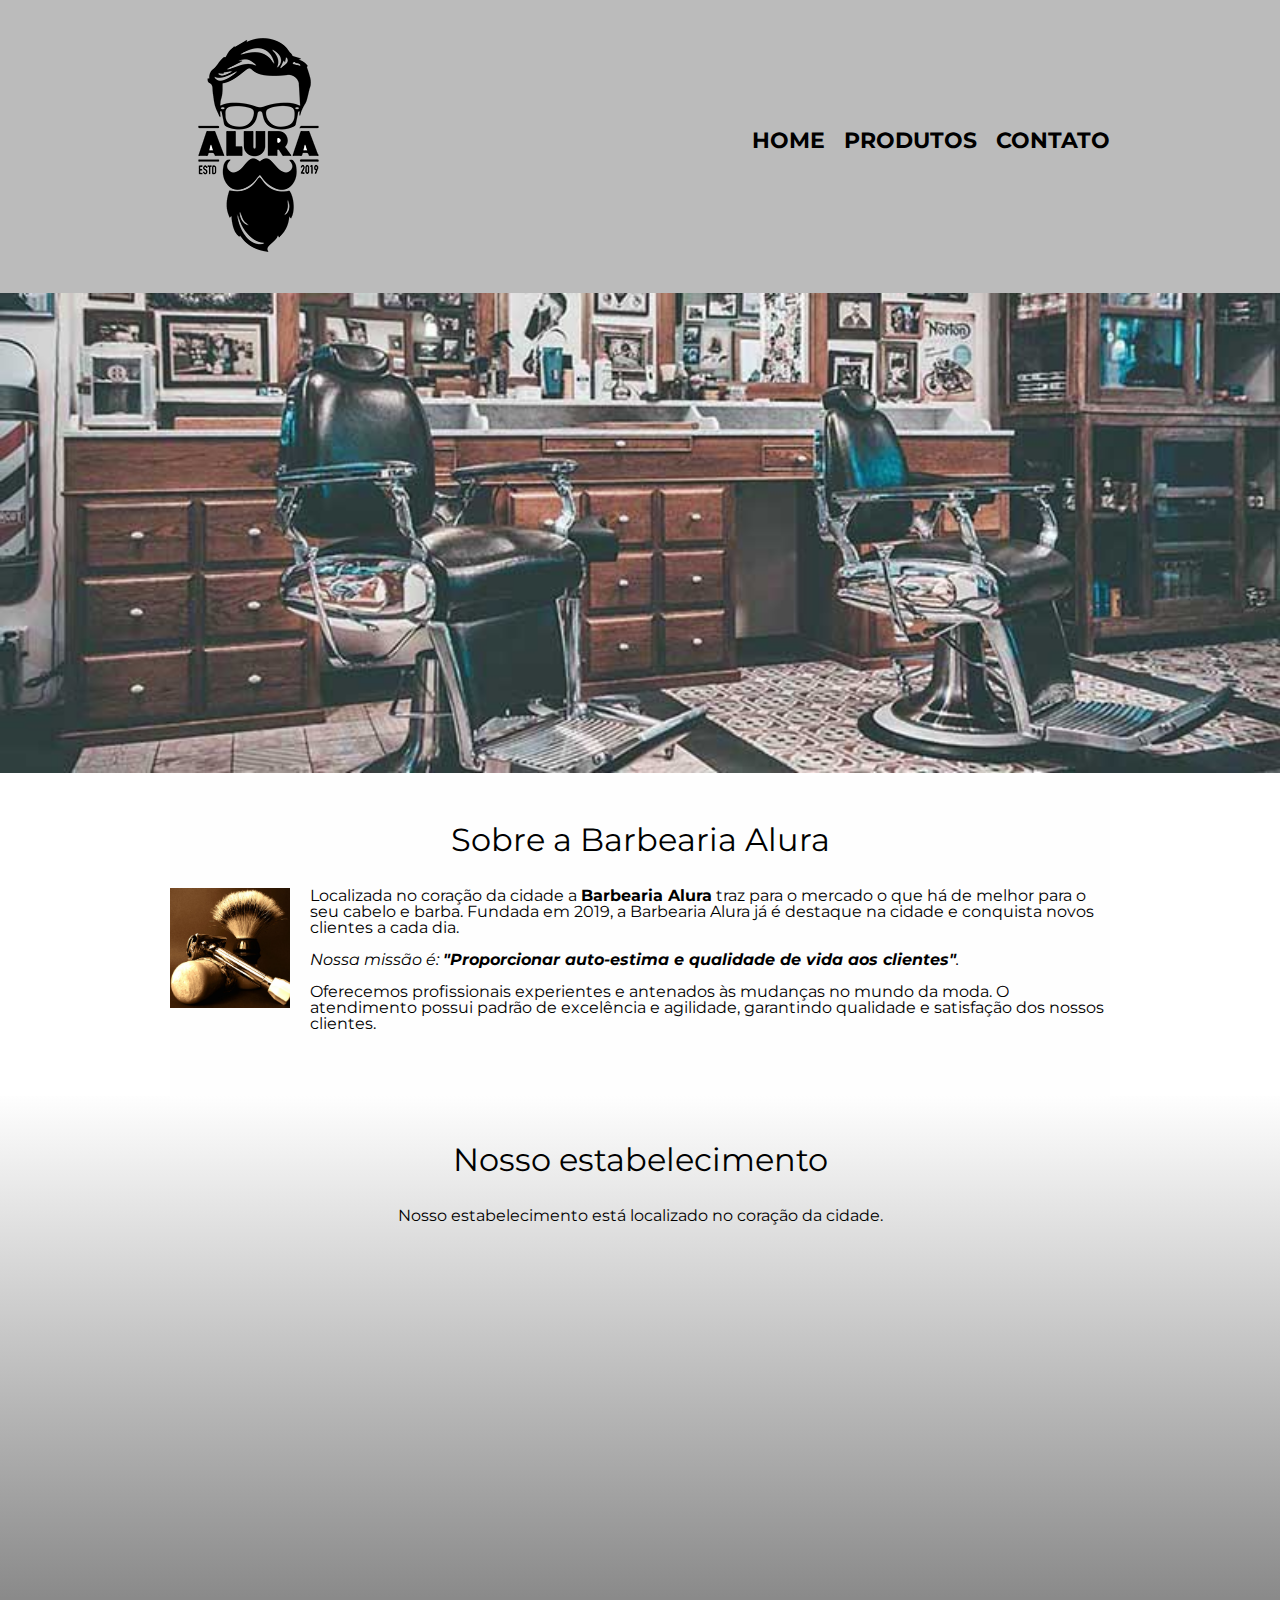
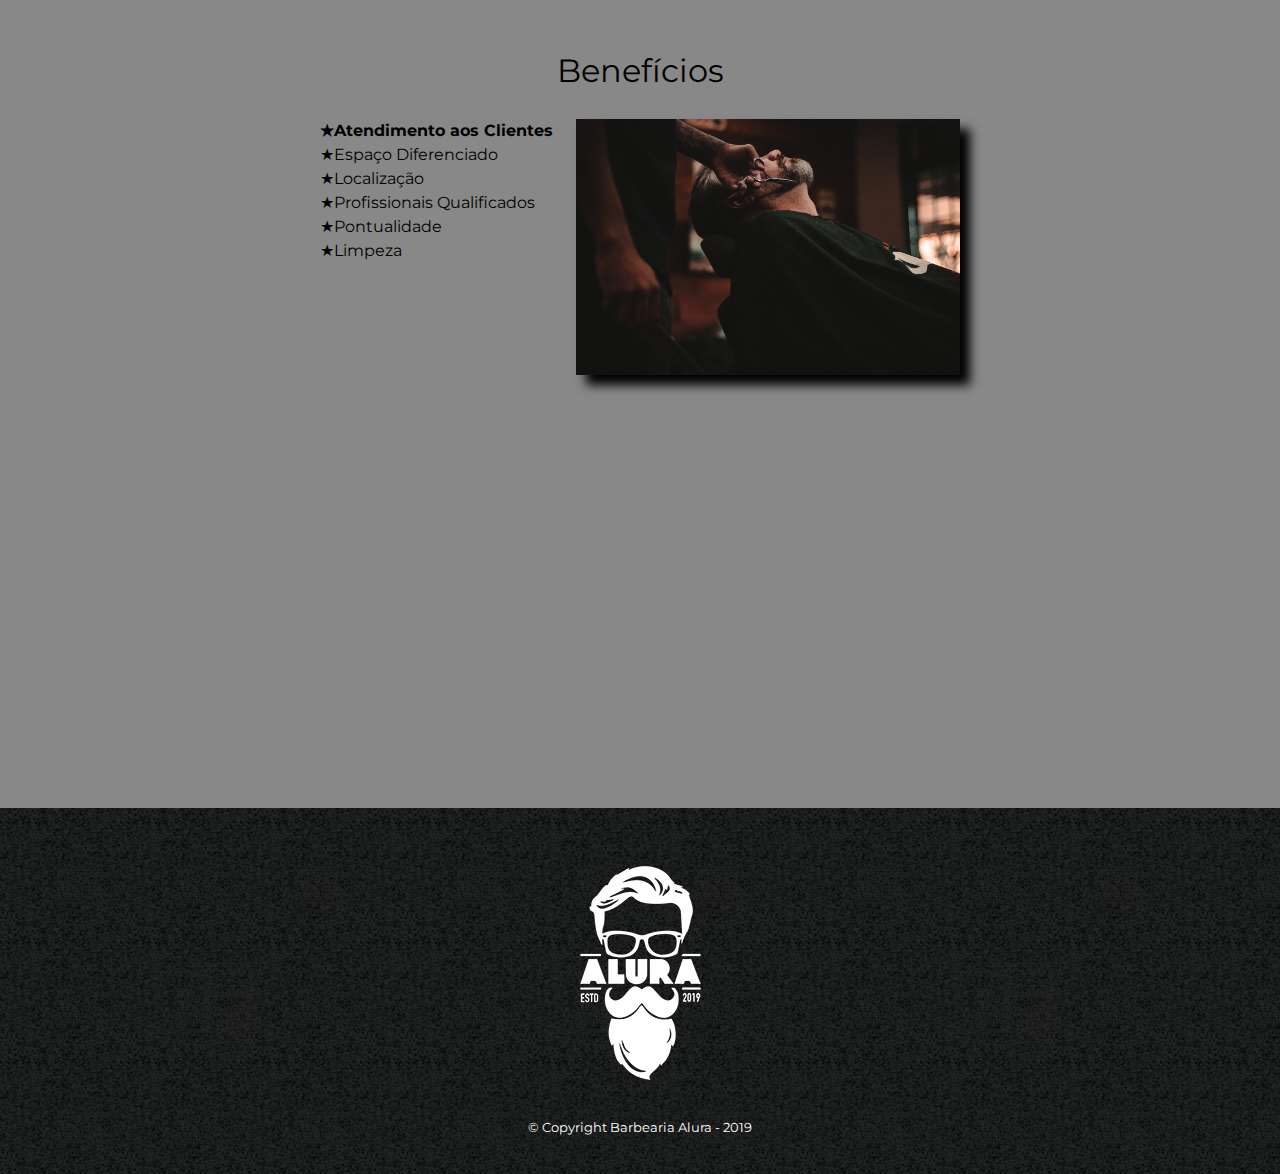
<file: #1 Barbearia/index.html>
<!DOCTYPE html>
<html lang="pt-br">
    <head>
        <meta charset="UTF-8">
        <meta name="viewport" content="width=device-width">
        <title>Barbearia Alura</title>

        <link rel="stylesheet" href="reset.css">
        <link rel="stylesheet" href="style.css">
        <link href="https://fonts.googleapis.com/css2?family=Montserrat&display=swap" rel="stylesheet">
    </head>

    <body>
        <header>
            <div class="caixa">
                <h1><img src="logo.png"></h1>

                <nav>
                    <ul>
                        <li><a href="index.html">Home</a></li>
                        <li><a href="produtos.html">Produtos</a></li>
                        <li><a href="contato.html">Contato</a></li>
                    </ul>
                </nav>
            </div>
        </header>

        <img class="banner" src="banner.jpg">

        <main>
            <section class="principal">
                <h2 class="titulo-principal">Sobre a Barbearia Alura</h2>

                <img class="utensilios" src="utensilios.jpg" alt="Utensilios de um barbeiro.">

                <p>Localizada no coração da cidade a <strong>Barbearia Alura</strong> traz para o mercado o que há de melhor para o seu cabelo e barba. Fundada em 2019, a Barbearia Alura já é destaque na cidade e conquista novos clientes a cada dia.</p>

                <p id="missao"><em>Nossa missão é: <strong>"Proporcionar auto-estima e qualidade de vida aos clientes"</strong>.</em></p>

                <p>Oferecemos profissionais experientes e antenados às mudanças no mundo da moda. O atendimento possui padrão de excelência e agilidade, garantindo qualidade e satisfação dos nossos clientes.</p>
            </section>

            <section class="mapa">
                <h3 class="titulo-principal">Nosso estabelecimento</h3>
                <p>Nosso estabelecimento está localizado no coração da cidade.</p>
                <div class="mapa-conteudo">
                    <iframe src="https://www.google.com/maps/embed?pb=!1m18!1m12!1m3!1d2174.137055364583!2d-46.63446676835014!3d-23.588256805081475!2m3!1f0!2f0!3f0!3m2!1i1024!2i768!4f13.1!3m3!1m2!1s0x94ce5a2b2ed7f3a1%3A0xab35da2f5ca62674!2sAlura%20-%20Escola%20Online%20de%20Tecnologia!5e0!3m2!1spt-BR!2sbr!4v1670390092273!5m2!1spt-BR!2sbr" width="100%" height="300" style="border:0;" allowfullscreen="" loading="lazy" referrerpolicy="no-referrer-when-downgrade"></iframe>
                </div>
            </section>

            <section class="beneficios">
                <h3 class="titulo-principal">Benefícios</h3>

                <div class="conteudo-beneficios">
                    <ul class="lista-beneficios">
                        <li class="itens">Atendimento aos Clientes</li>
                        <li class="itens">Espaço Diferenciado</li>
                        <li class="itens">Localização</li>
                        <li class="itens">Profissionais Qualificados</li>
                        <li class="itens">Pontualidade</li>
                        <li class="itens">Limpeza</li>
                    </ul><img src="beneficios.jpg" class="imagem-beneficios">
                </div>

                <div class="video">
                    <iframe width="100%" height="315" src="https://www.youtube.com/embed/wcVVXUV0YUY" title="YouTube video player" frameborder="0" allow="accelerometer; autoplay; clipboard-write; encrypted-media; gyroscope; picture-in-picture" allowfullscreen></iframe>
                </div>
            </section>
        </main>

        <footer>
            <img src="logo-branco.png">
            <p class="copyright">&copy; Copyright Barbearia Alura - 2019</p>
        </footer>
    </body>
</html>
</file>
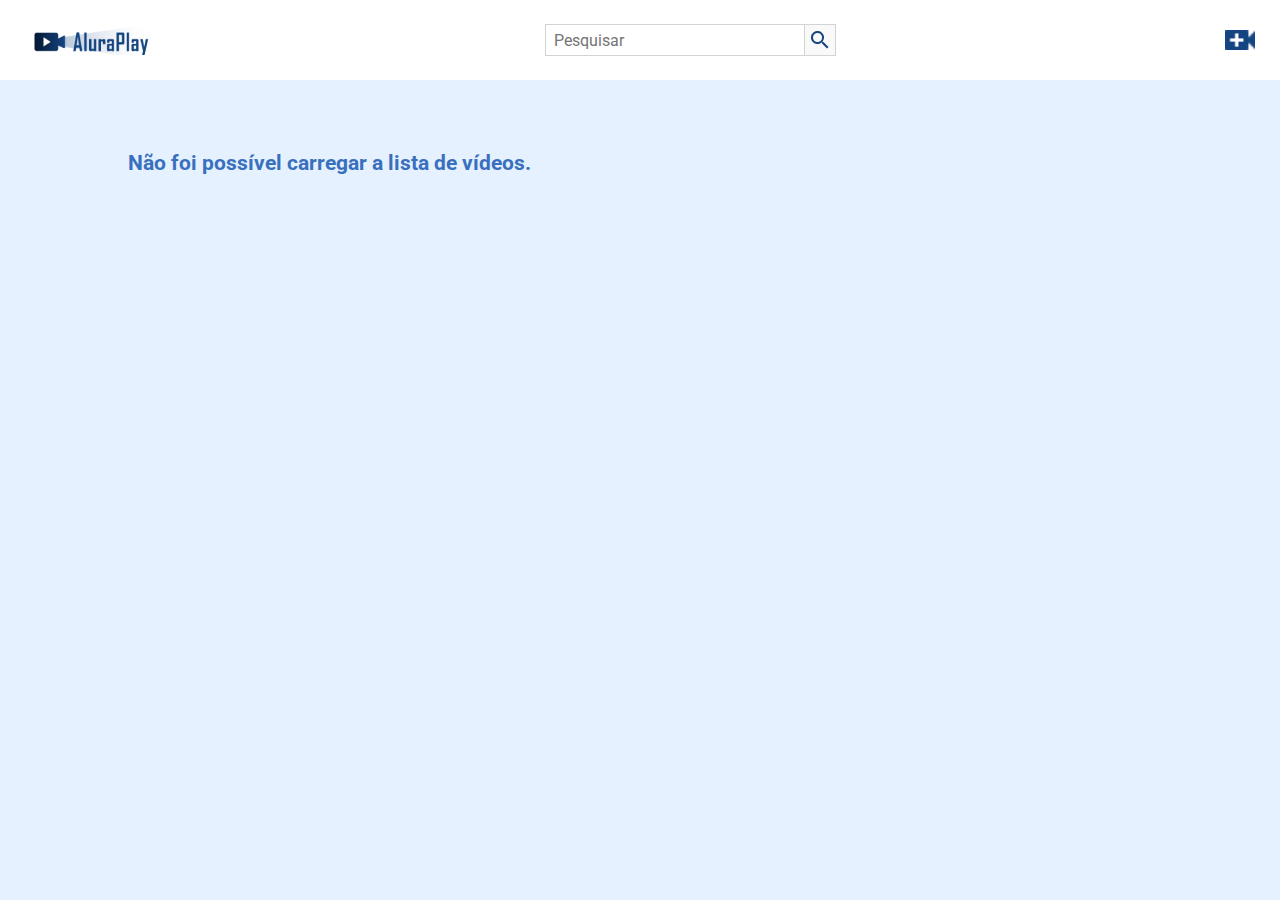
<file: #11 Alura Play/index.html>
<!DOCTYPE html>
<html lang="pt-br">

<head>
    <meta charset="UTF-8">
    <meta http-equiv="X-UA-Compatible" content="IE=edge">
    <meta name="viewport" content="width=device-width, initial-scale=1.0">
    <link href="https://fonts.googleapis.com/css2?family=Roboto:wght@400;700&display=swap" rel="stylesheet">
    <link rel="stylesheet" href="./css/reset.css">
    <link rel="stylesheet" href="./css/estilos.css">
    <link rel="stylesheet" href="./css/flexbox.css">
    <title>AluraPlay</title>
    <link rel="shortcut icon" href="./img/favicon.ico" type="image/x-icon">
</head>

<body>

    <header>

        <nav class="cabecalho">
            <a class="logo" href="./index.html"></a>

            <div class="cabecalho__pesquisar">

                <input type="search" placeholder="Pesquisar" id="pesquisar" class="pesquisar__input" data-pesquisa>
                <button class="pesquisar__botao" data-botao-pesquisa>

            </div>

            <div class="cabecalho__icones">
                <a href="./pages/enviar-video.html" class="cabecalho__videos"></a>
            </div>
        </nav>

    </header>

    <ul class="videos__container" alt="videos alura" data-lista>
        
    </ul>

    <script src="./js/mostrarVideos.js" type="module"></script>
    <script src="./js/buscarVideo.js" type="module"></script>
</body>

</html>
</file>
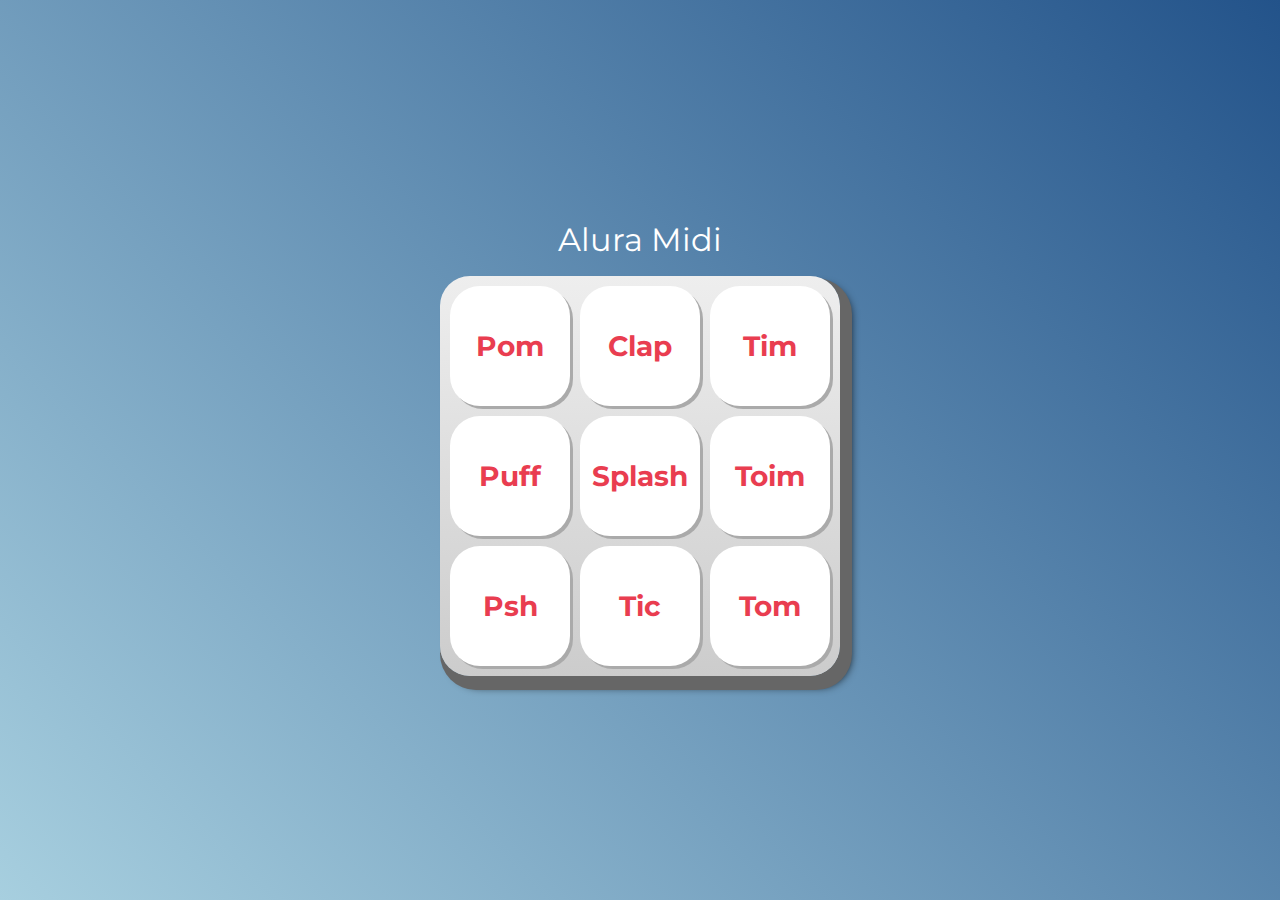
<file: #2 Alura Midi/index.html>
<!DOCTYPE html>
<html lang="pt-BR">
<head>
    <meta charset="UTF-8">
    <meta http-equiv="X-UA-Compatible" content="IE=edge">
    <meta name="viewport" content="width=device-width, initial-scale=1.0">

    <title>Alura MIDI</title>

    <link rel="preconnect" href="https://fonts.googleapis.com">
    <link rel="preconnect" href="https://fonts.gstatic.com" crossorigin>
    <link href="https://fonts.googleapis.com/css2?family=Montserrat:wght@500;600&display=swap" rel="stylesheet">

    <link rel="icon" type="image/png" href="images/bateria.png">
    <link rel="stylesheet" href="css/reset.css">
    <link rel="stylesheet" href="css/estilos.css">

</head>
<body>

    <h1>Alura Midi</h1>

    <section class="teclado">
        <button class="tecla tecla_pom">Pom</button>
        <button class="tecla tecla_clap">Clap</button>
        <button class="tecla tecla_tim">Tim</button>

        <button class="tecla tecla_puff">Puff</button>
        <button class="tecla tecla_splash">Splash</button>
        <button class="tecla tecla_toim">Toim</button>

        <button class="tecla tecla_psh">Psh</button>
        <button class="tecla tecla_tic">Tic</button>
        <button class="tecla tecla_tom">Tom</button>
    </section>

    <audio src="sounds/keyq.wav" id="som_tecla_pom"></audio>
    <audio src="sounds/keyw.wav" id="som_tecla_clap"></audio>
    <audio src="sounds/keye.wav" id="som_tecla_tim"></audio>
    <audio src="sounds/keya.wav" id="som_tecla_puff"></audio>
    <audio src="sounds/keys.wav" id="som_tecla_splash"></audio>
    <audio src="sounds/keyd.wav" id="som_tecla_toim"></audio>
    <audio src="sounds/keyz.wav" id="som_tecla_psh"></audio>
    <audio src="sounds/keyx.wav" id="som_tecla_tic"></audio>
    <audio src="sounds/keyc.wav" id="som_tecla_tom"></audio>

    <script src="main.js"></script>
</body>
</html>
</file>
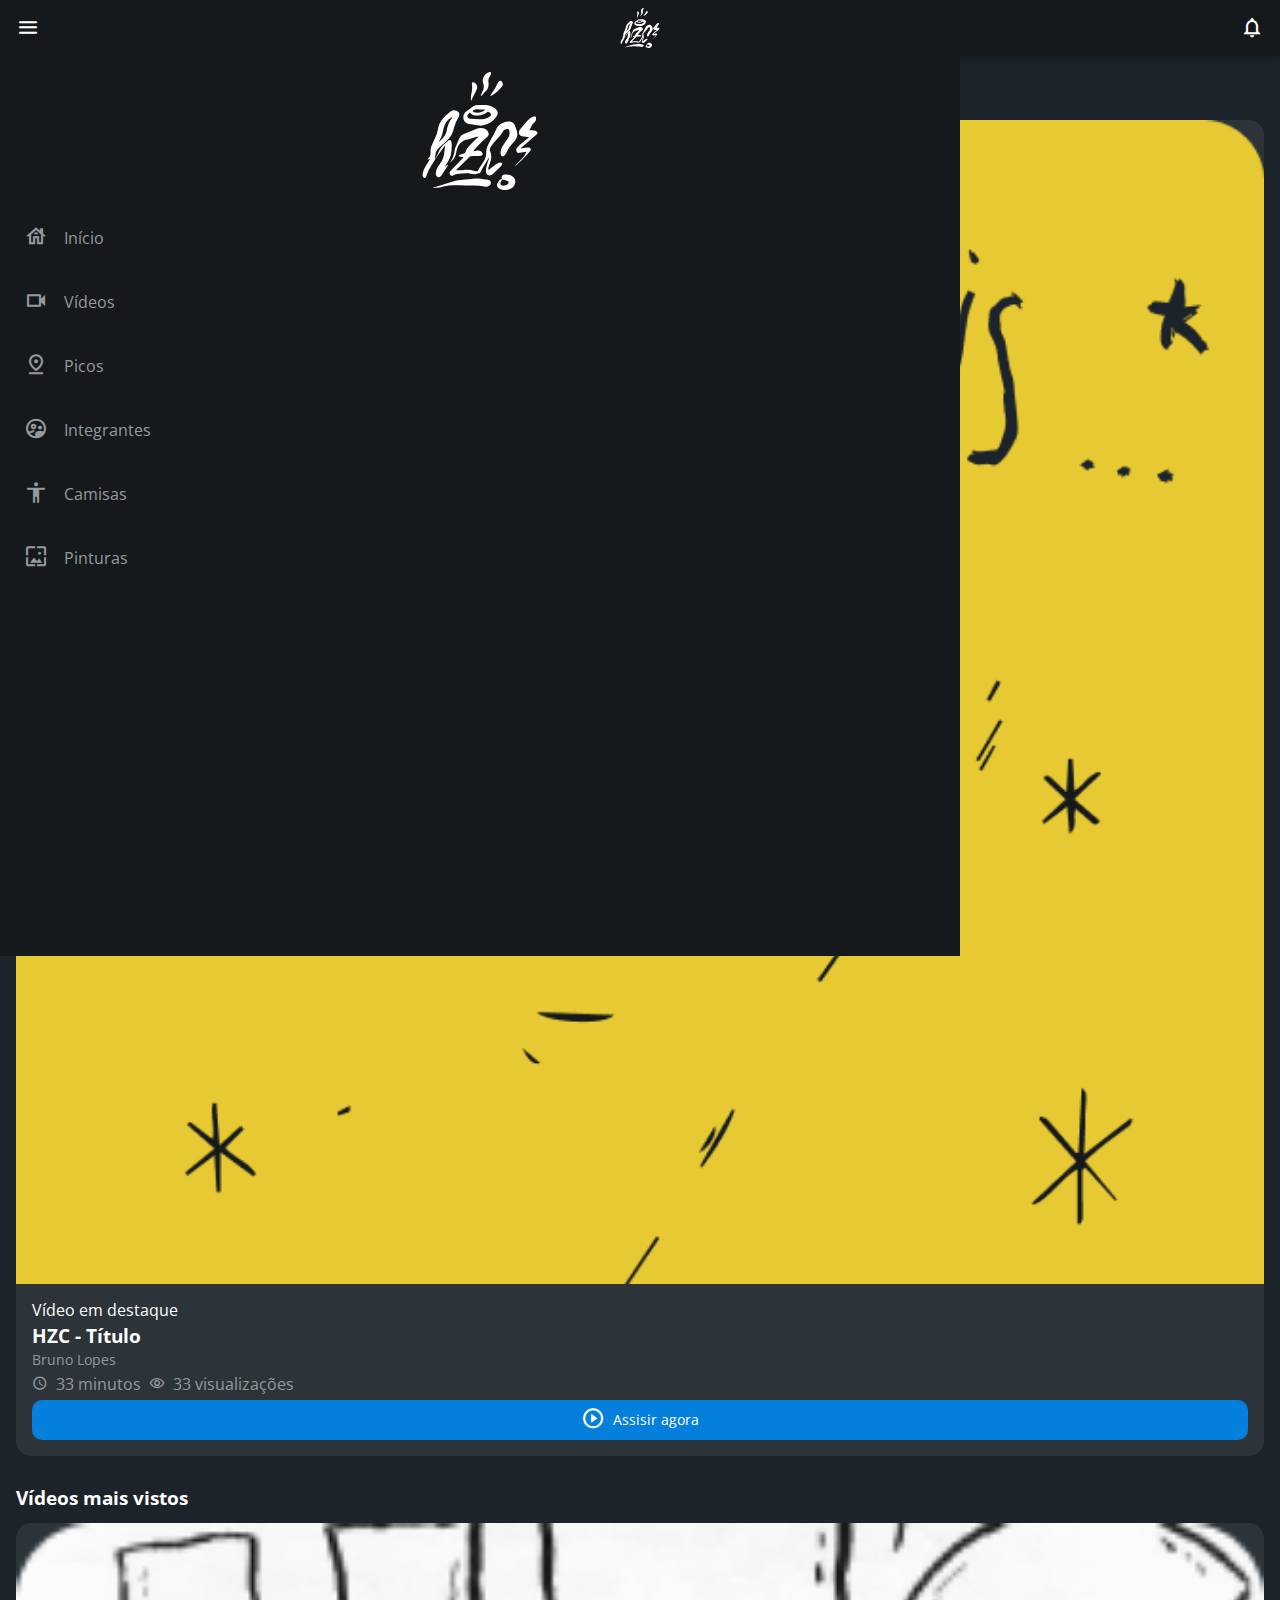
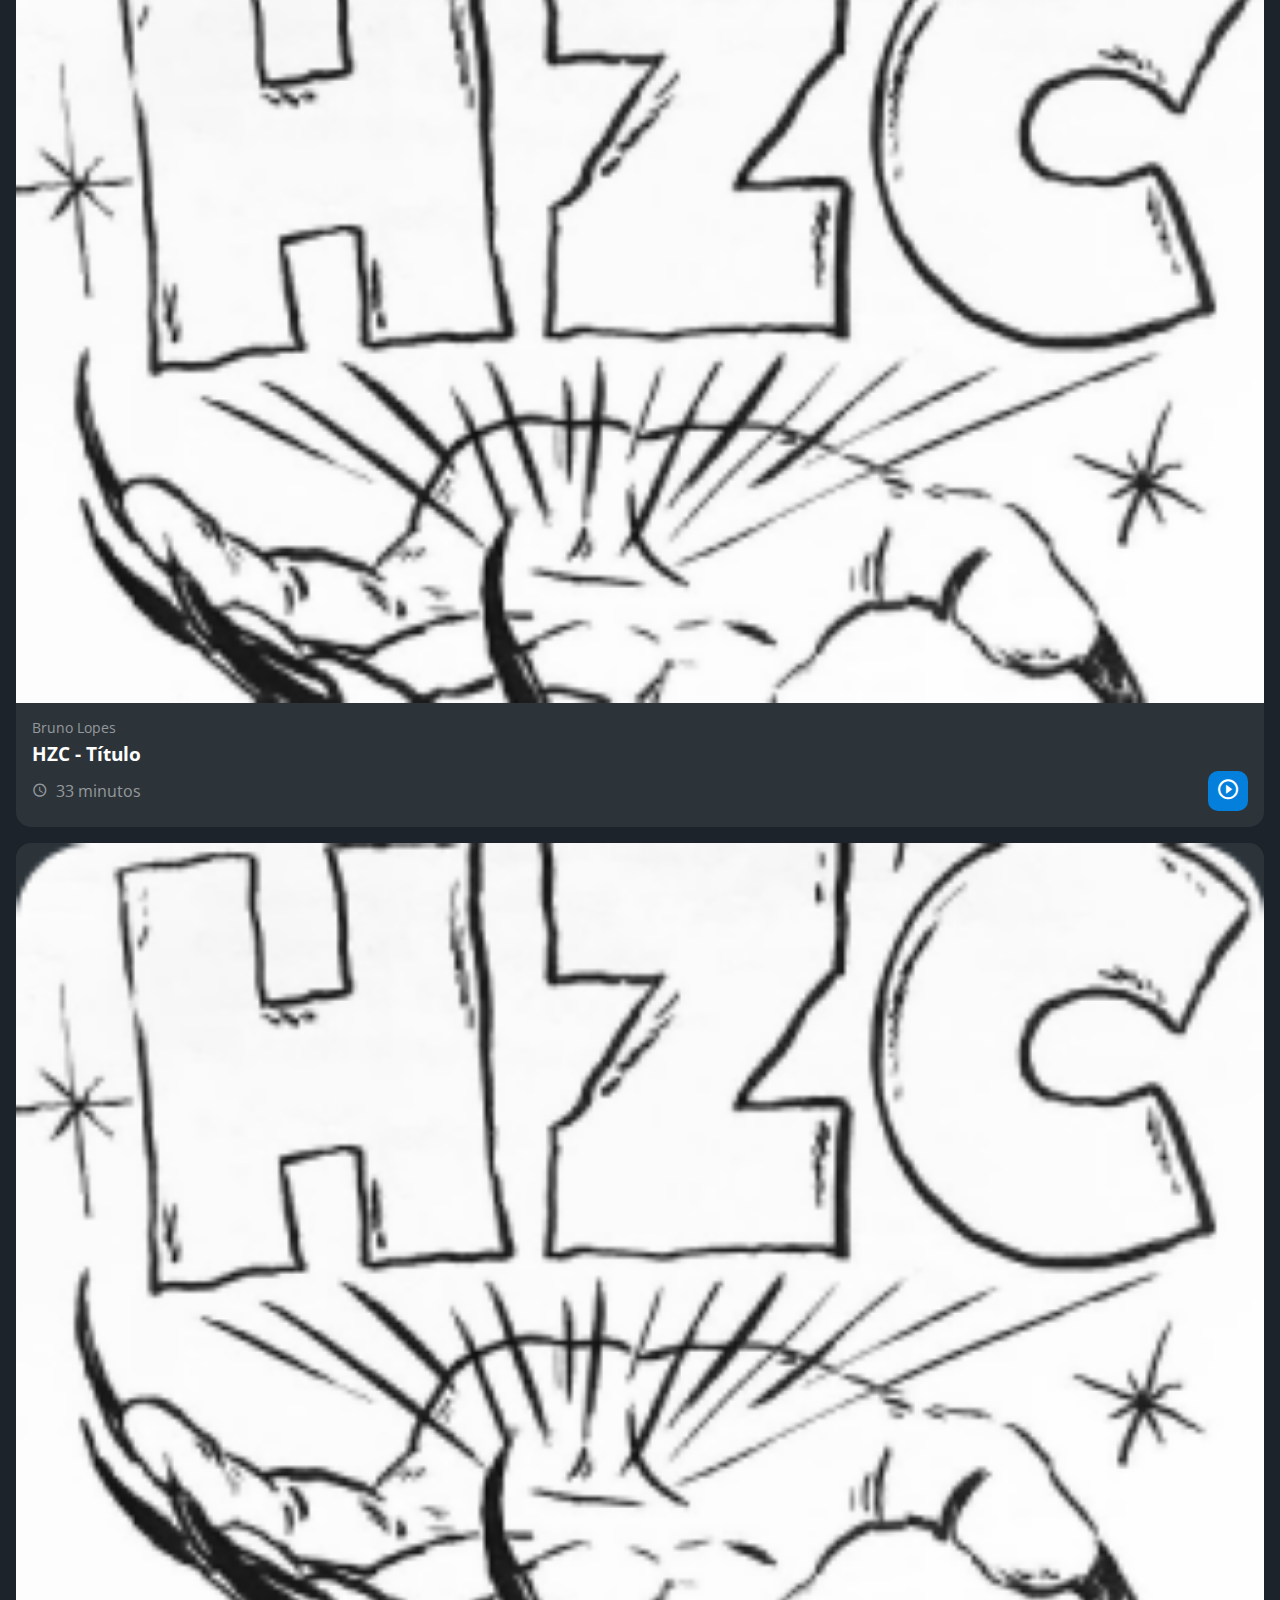
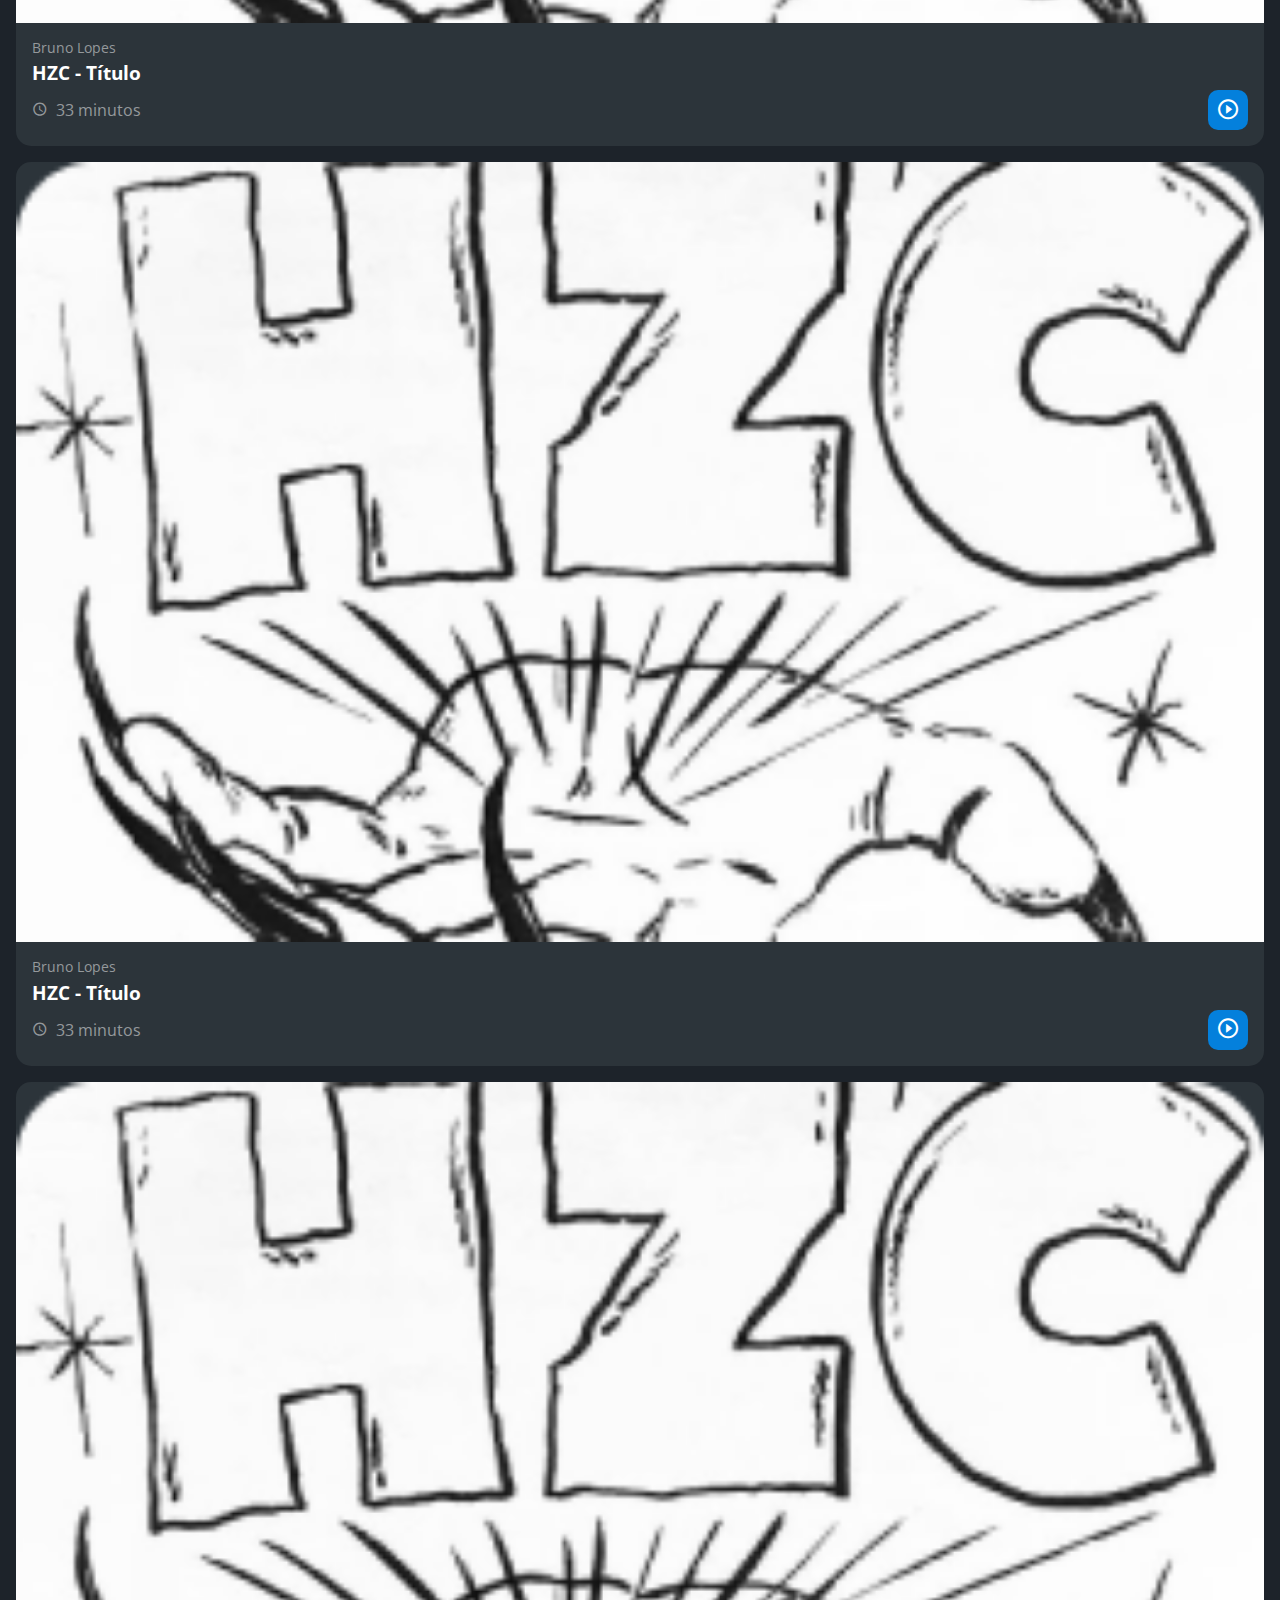
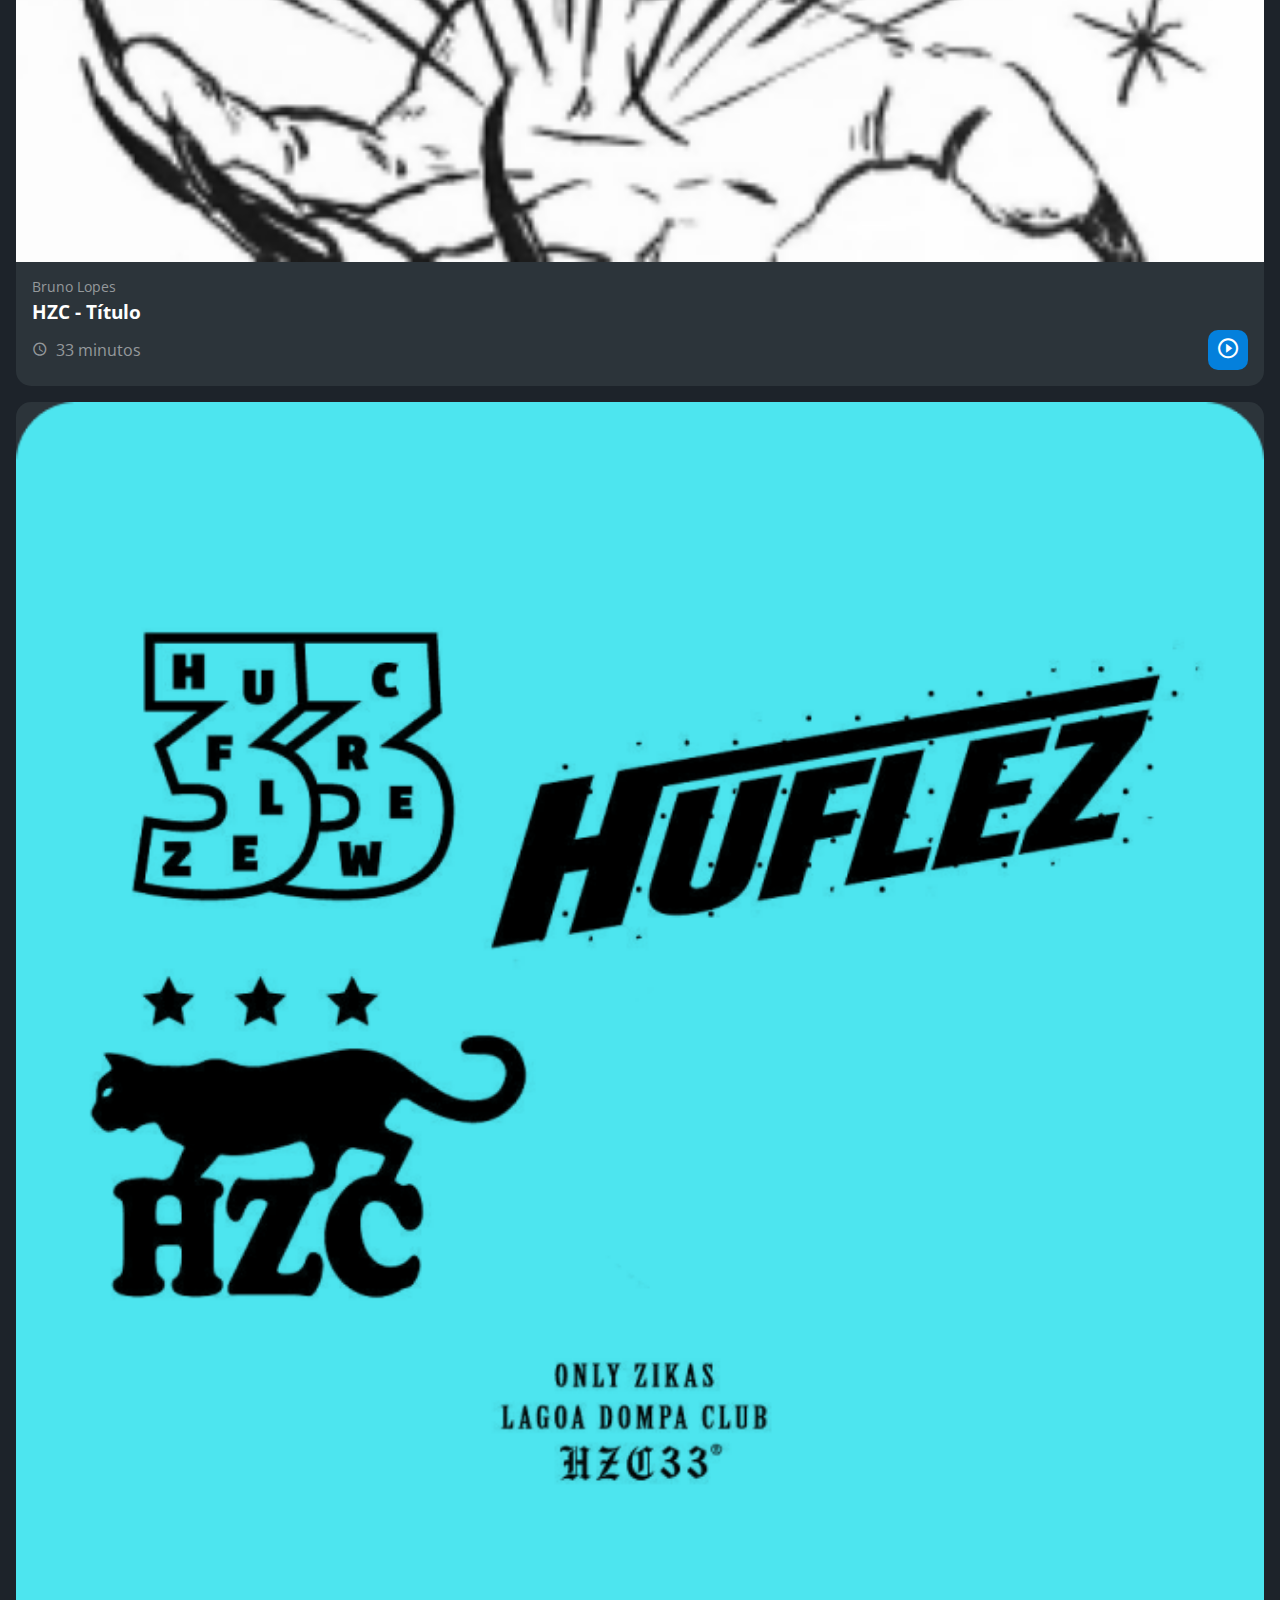
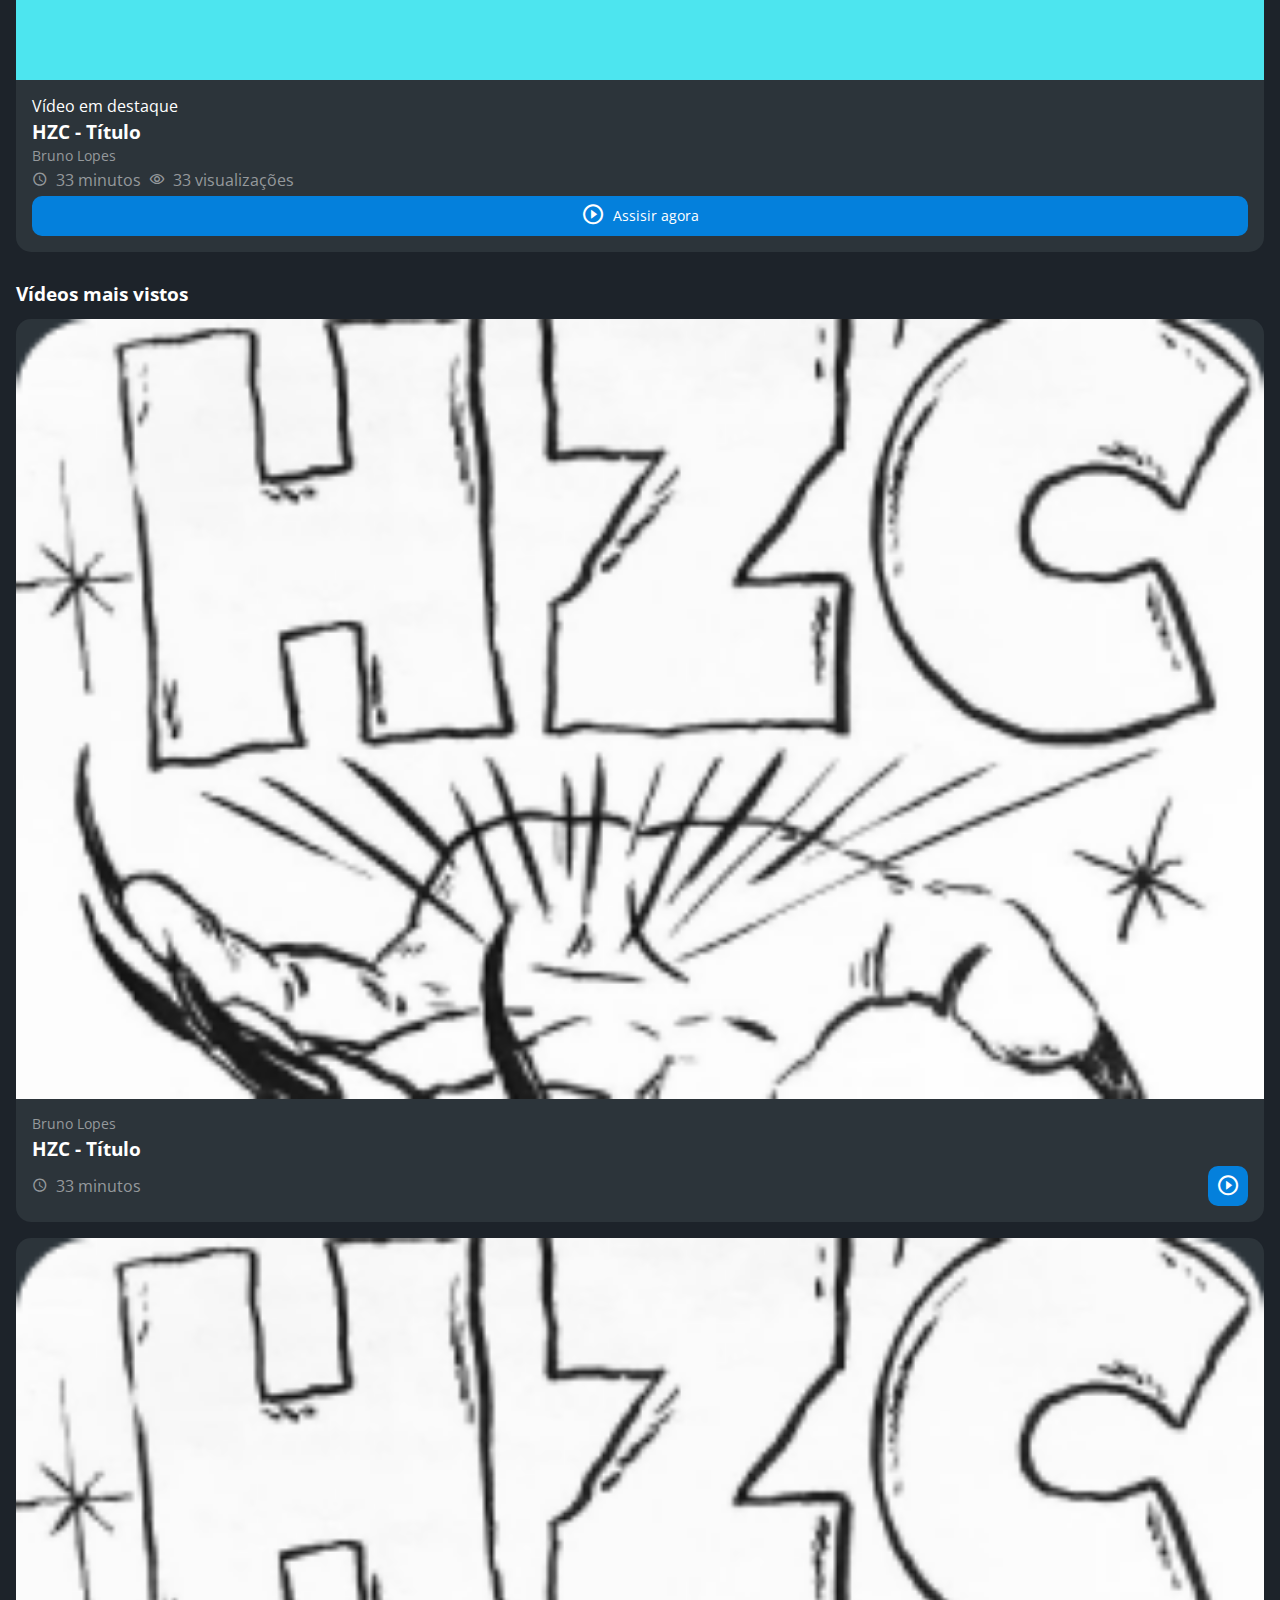
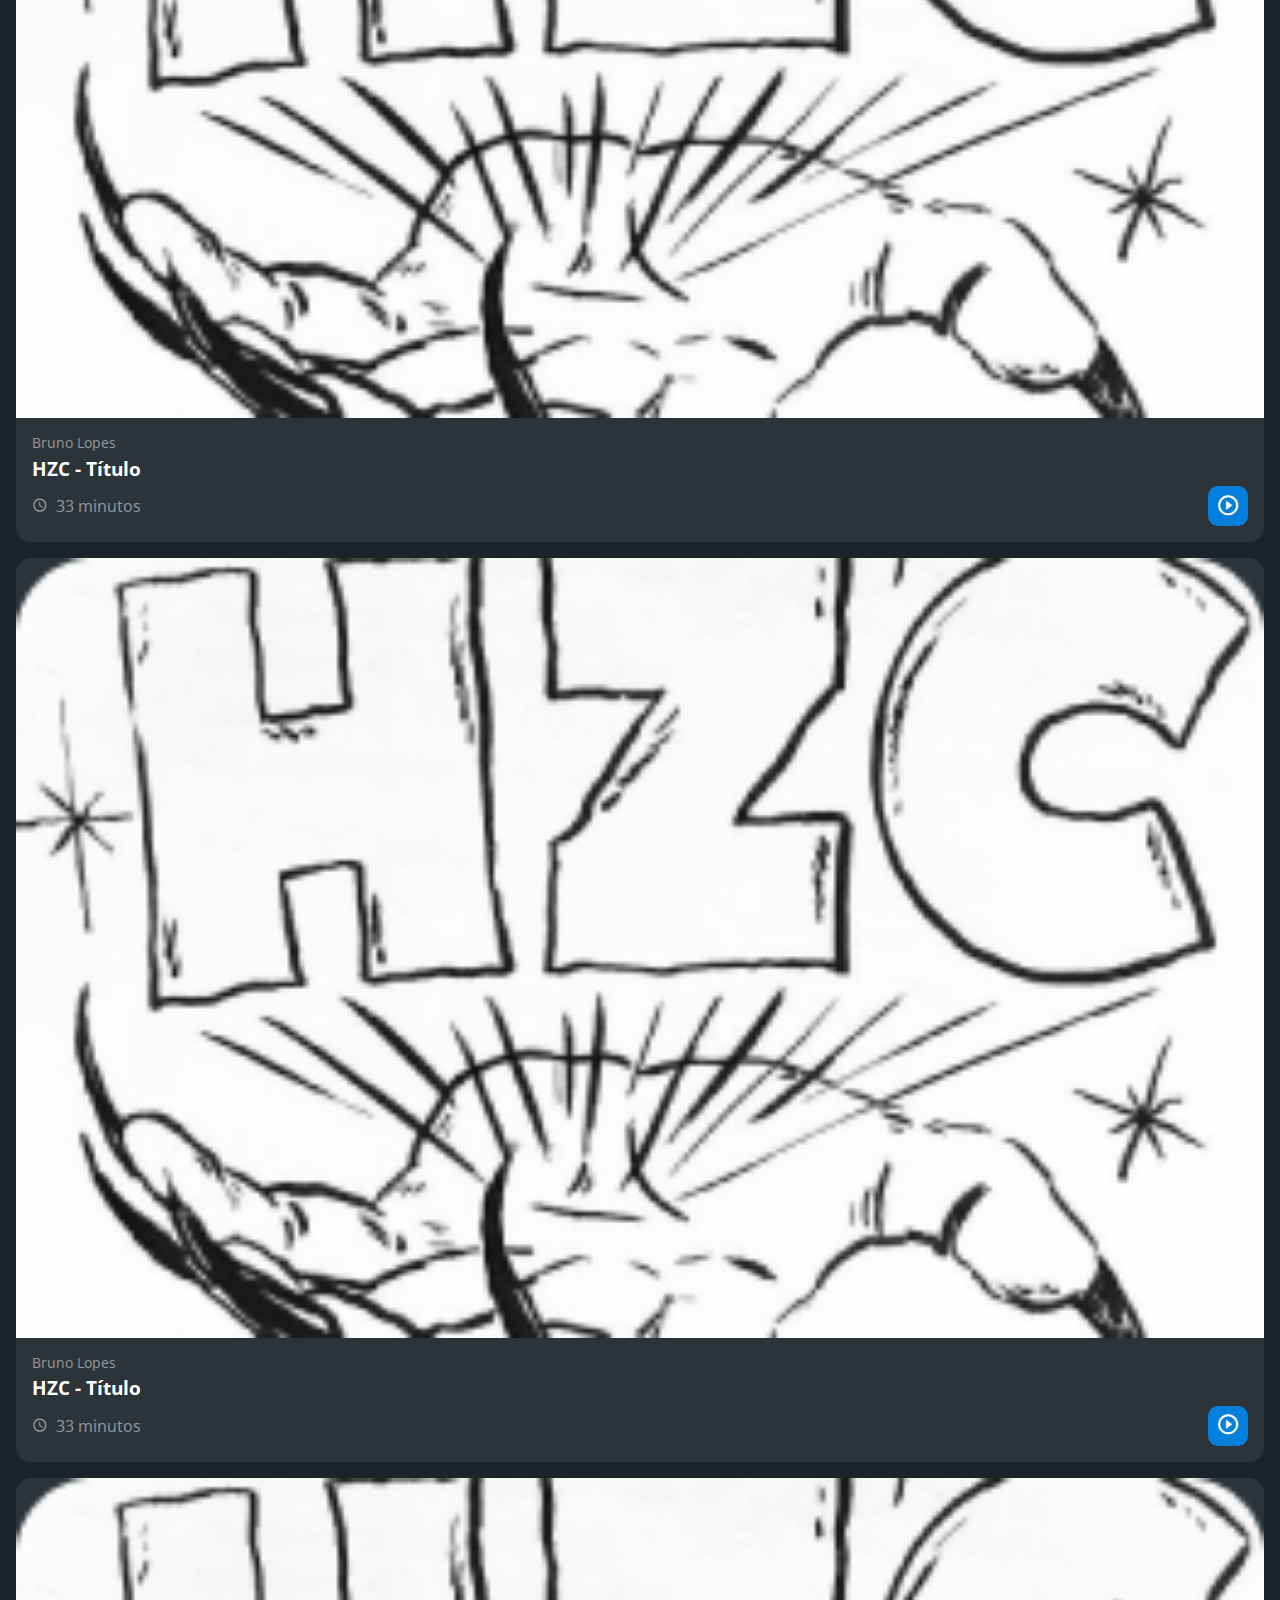
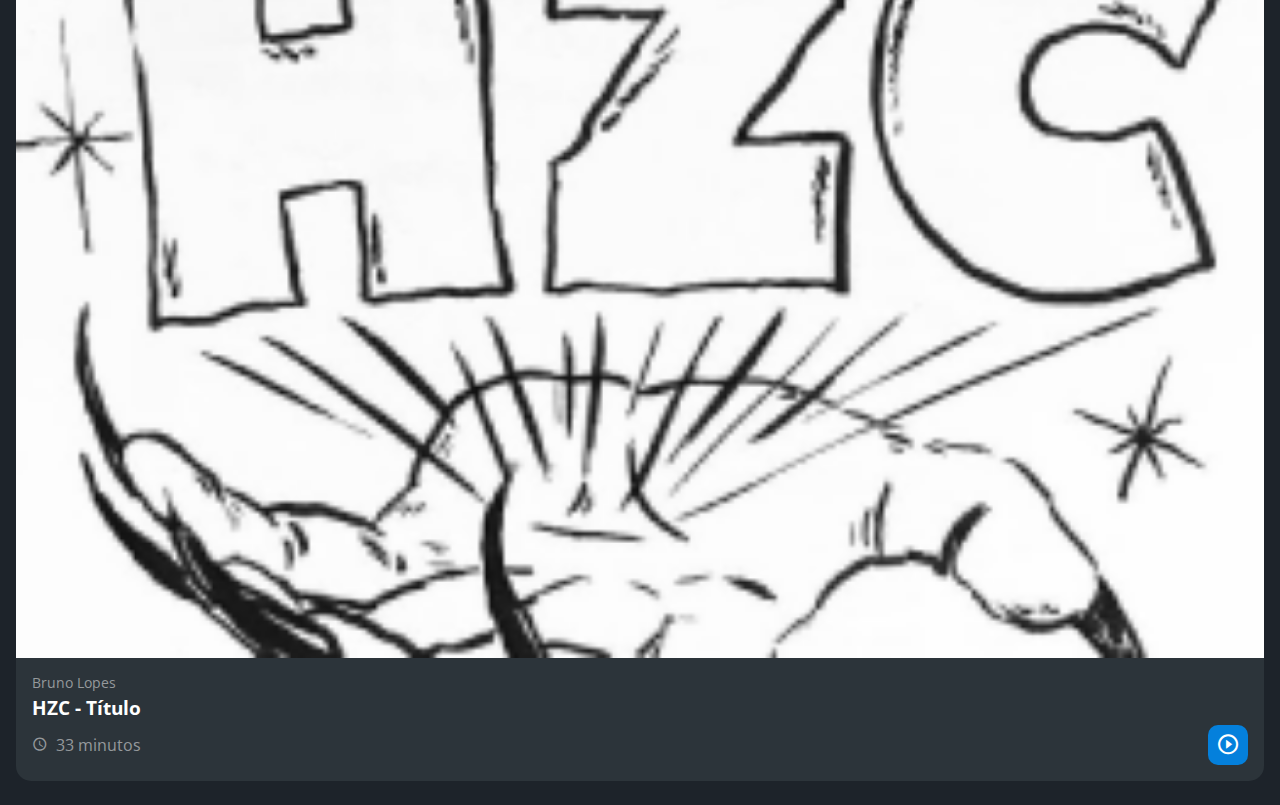
<file: #3 Comunidade de Skate/index.html>
<!DOCTYPE html>
<html lang="pt-br">
<head>
    <meta charset="UTF-8">
    <meta http-equiv="X-UA-Compatible" content="IE=edge">
    <meta name="viewport" content="width=device-width, initial-scale=1.0">
    <title>HZC | Home</title>
    <link rel="preconnect" href="https://fonts.googleapis.com">
    <link rel="preconnect" href="https://fonts.gstatic.com" crossorigin>
    <link rel="stylesheet" href="https://fonts.googleapis.com/css2?family=Open+Sans:wght@400;600;700&display=swap">
    <link rel="stylesheet" href="assets/css/reset.css">
    <link rel="stylesheet" href="assets/css/estilos.css">
</head>
<body>
    <header class="cabecalho">
        <button class="cabecalho__menu" aria-label="Menu"><i></i></button>
        <img src="assets/img/logo.svg" alt="Logotipo da HZC" class="cabecalho__logo">
        <p class="cabecalho__perfil">Bruno Lopes</p>
        <button class="cabecalho__notificacao" aria-label="Notificação"><i></i></button>
    </header>
    <nav class="menu-lateral menu-lateral--ativo">
        <img src="assets/img/logo.svg" alt="Logotipo da HZC" class="menu-lateral__logo">
        <a href="#" class="menu-lateral__link menu-lateral__link--inicio">Início</a>
        <a href="#" class="menu-lateral__link menu-lateral__link--videos">Vídeos</a>
        <a href="#" class="menu-lateral__link menu-lateral__link--picos">Picos</a>
        <a href="#" class="menu-lateral__link menu-lateral__link--integrantes">Integrantes</a>
        <a href="#" class="menu-lateral__link menu-lateral__link--camisas">Camisas</a>
        <a href="#" class="menu-lateral__link menu-lateral__link--pinturas">Pinturas</a>
    </nav>
    <main class="principal">
        <h2 class="titulo-pagina">Início</h2>
        <article class="cartao cartao--destaque destaque-video">
            <img src="assets/img/banner-mobile_1.png" alt="Banner do cartão" class="cartao__imagem cartao__imagem--mobile">
            <img src="assets/img/banner_1.png" alt="Banner do cartão" class="cartao__imagem cartao__imagem--desktop">
            <div class="cartao__conteudo">
                <p class="cartao__destaque">Vídeo em destaque</p>
                <h3 class="cartao__titulo">HZC - Título</h3>
                <p class="cartao__perfil">Bruno Lopes</p>
                <p class="cartao__info cartao__info--tempo">33 minutos</p>
                <p class="cartao__info cartao__info--visualizacao">33 visualizações</p>
                <button class="cartao__botao cartao__botao--play cartao__botao--destaque">Assisir agora</button>
            </div>
        </article>
        <article class="cartao cartao--recentes videos-recentes">
            <h3 class="cartao__titulo">Vídeos recentes</h3>
            <a href="#" class="cartao__link">Ver todos</a>
            <ul class="cartao__lista">
                <li class="cartao__item">
                    <img src="assets/img/miniatura_1.png" alt="Thumbnail" class="cartao__item-thumbnail">
                    <h4 class="cartao__item-titulo">HZC - Love machine</h4>
                    <p class="cartao__item-perfil">Bruno Lopes</p>
                </li>
                <li class="cartao__item">
                    <img src="assets/img/miniatura_1.png" alt="Thumbnail" class="cartao__item-thumbnail">
                    <h4 class="cartao__item-titulo">HZC - Love machine</h4>
                    <p class="cartao__item-perfil">Bruno Lopes</p>
                </li>
                <li class="cartao__item">
                    <img src="assets/img/miniatura_1.png" alt="Thumbnail" class="cartao__item-thumbnail">
                    <h4 class="cartao__item-titulo">HZC - Love machine</h4>
                    <p class="cartao__item-perfil">Bruno Lopes</p>
                </li>
                <li class="cartao__item">
                    <img src="assets/img/miniatura_1.png" alt="Thumbnail" class="cartao__item-thumbnail">
                    <h4 class="cartao__item-titulo">HZC - Love machine</h4>
                    <p class="cartao__item-perfil">Bruno Lopes</p>
                </li>
                <li class="cartao__item">
                    <img src="assets/img/miniatura_1.png" alt="Thumbnail" class="cartao__item-thumbnail">
                    <h4 class="cartao__item-titulo">HZC - Love machine</h4>
                    <p class="cartao__item-perfil">Bruno Lopes</p>
                </li>
            </ul>
        </article>
        <section class="secao secao-videos">
            <h3 class="titulo-secao">Vídeos mais vistos</h3>
            <article class="cartao">
                <img src="assets/img/video_1.png" alt="Vídeo" class="cartao__imagem">
                <div class="cartao__conteudo">
                    <p class="cartao__perfil">Bruno Lopes</p>
                    <h3 class="cartao__titulo">HZC - Título</h3>
                    <p class="cartao__info cartao__info--tempo">33 minutos</p>
                    <button class="cartao__botao cartao__botao--play" aria-label="Assitir agora"></button>
                </div>
            </article>
            <article class="cartao">
                <img src="assets/img/video_1.png" alt="Vídeo" class="cartao__imagem">
                <div class="cartao__conteudo">
                    <p class="cartao__perfil">Bruno Lopes</p>
                    <h3 class="cartao__titulo">HZC - Título</h3>
                    <p class="cartao__info cartao__info--tempo">33 minutos</p>
                    <button class="cartao__botao cartao__botao--play" aria-label="Assitir agora"></button>
                </div>
            </article>
            <article class="cartao">
                <img src="assets/img/video_1.png" alt="Vídeo" class="cartao__imagem">
                <div class="cartao__conteudo">
                    <p class="cartao__perfil">Bruno Lopes</p>
                    <h3 class="cartao__titulo">HZC - Título</h3>
                    <p class="cartao__info cartao__info--tempo">33 minutos</p>
                    <button class="cartao__botao cartao__botao--play" aria-label="Assitir agora"></button>
                </div>
            </article>
            <article class="cartao">
                <img src="assets/img/video_1.png" alt="Vídeo" class="cartao__imagem">
                <div class="cartao__conteudo">
                    <p class="cartao__perfil">Bruno Lopes</p>
                    <h3 class="cartao__titulo">HZC - Título</h3>
                    <p class="cartao__info cartao__info--tempo">33 minutos</p>
                    <button class="cartao__botao cartao__botao--play" aria-label="Assitir agora"></button>
                </div>
            </article>
        </section>
        <article class="cartao cartao--recentes produtos-recentes">
            <h3 class="cartao__titulo">Vídeos recentes</h3>
            <a href="#" class="cartao__link">Ver todos</a>
            <ul class="cartao__lista">
                <li class="cartao__item">
                    <img src="assets/img/miniatura_1.png" alt="Thumbnail" class="cartao__item-thumbnail">
                    <h4 class="cartao__item-titulo">HZC - Love machine</h4>
                    <p class="cartao__item-perfil">Bruno Lopes</p>
                </li>
                <li class="cartao__item">
                    <img src="assets/img/miniatura_1.png" alt="Thumbnail" class="cartao__item-thumbnail">
                    <h4 class="cartao__item-titulo">HZC - Love machine</h4>
                    <p class="cartao__item-perfil">Bruno Lopes</p>
                </li>
                <li class="cartao__item">
                    <img src="assets/img/miniatura_1.png" alt="Thumbnail" class="cartao__item-thumbnail">
                    <h4 class="cartao__item-titulo">HZC - Love machine</h4>
                    <p class="cartao__item-perfil">Bruno Lopes</p>
                </li>
                <li class="cartao__item">
                    <img src="assets/img/miniatura_1.png" alt="Thumbnail" class="cartao__item-thumbnail">
                    <h4 class="cartao__item-titulo">HZC - Love machine</h4>
                    <p class="cartao__item-perfil">Bruno Lopes</p>
                </li>
                <li class="cartao__item">
                    <img src="assets/img/miniatura_1.png" alt="Thumbnail" class="cartao__item-thumbnail">
                    <h4 class="cartao__item-titulo">HZC - Love machine</h4>
                    <p class="cartao__item-perfil">Bruno Lopes</p>
                </li>
            </ul>
        </article>
        <article class="cartao cartao--destaque destaque-produtos">
            <img src="assets/img/banner-mobile_2.png" alt="Banner do cartão" class="cartao__imagem cartao__imagem--mobile">
            <img src="assets/img/banner_2.png" alt="Banner do cartão" class="cartao__imagem cartao__imagem--desktop">
            <div class="cartao__conteudo">
                <p class="cartao__destaque">Vídeo em destaque</p>
                <h3 class="cartao__titulo">HZC - Título</h3>
                <p class="cartao__perfil">Bruno Lopes</p>
                <p class="cartao__info cartao__info--tempo">33 minutos</p>
                <p class="cartao__info cartao__info--visualizacao">33 visualizações</p>
                <button class="cartao__botao cartao__botao--play cartao__botao--destaque">Assisir agora</button>
            </div>
        </article>
        <section class="secao secao-produtos">
            <h3 class="titulo-secao">Vídeos mais vistos</h3>
            <article class="cartao">
                <img src="assets/img/video_1.png" alt="Vídeo" class="cartao__imagem">
                <div class="cartao__conteudo">
                    <p class="cartao__perfil">Bruno Lopes</p>
                    <h3 class="cartao__titulo">HZC - Título</h3>
                    <p class="cartao__info cartao__info--tempo">33 minutos</p>
                    <button class="cartao__botao cartao__botao--play" aria-label="Assitir agora"></button>
                </div>
            </article>
            <article class="cartao">
                <img src="assets/img/video_1.png" alt="Vídeo" class="cartao__imagem">
                <div class="cartao__conteudo">
                    <p class="cartao__perfil">Bruno Lopes</p>
                    <h3 class="cartao__titulo">HZC - Título</h3>
                    <p class="cartao__info cartao__info--tempo">33 minutos</p>
                    <button class="cartao__botao cartao__botao--play" aria-label="Assitir agora"></button>
                </div>
            </article>
            <article class="cartao">
                <img src="assets/img/video_1.png" alt="Vídeo" class="cartao__imagem">
                <div class="cartao__conteudo">
                    <p class="cartao__perfil">Bruno Lopes</p>
                    <h3 class="cartao__titulo">HZC - Título</h3>
                    <p class="cartao__info cartao__info--tempo">33 minutos</p>
                    <button class="cartao__botao cartao__botao--play" aria-label="Assitir agora"></button>
                </div>
            </article>
            <article class="cartao">
                <img src="assets/img/video_1.png" alt="Vídeo" class="cartao__imagem">
                <div class="cartao__conteudo">
                    <p class="cartao__perfil">Bruno Lopes</p>
                    <h3 class="cartao__titulo">HZC - Título</h3>
                    <p class="cartao__info cartao__info--tempo">33 minutos</p>
                    <button class="cartao__botao cartao__botao--play" aria-label="Assitir agora"></button>
                </div>
            </article>
        </section>
    </main>
    <script src="index.js"></script>
</body>
</html>
</file>
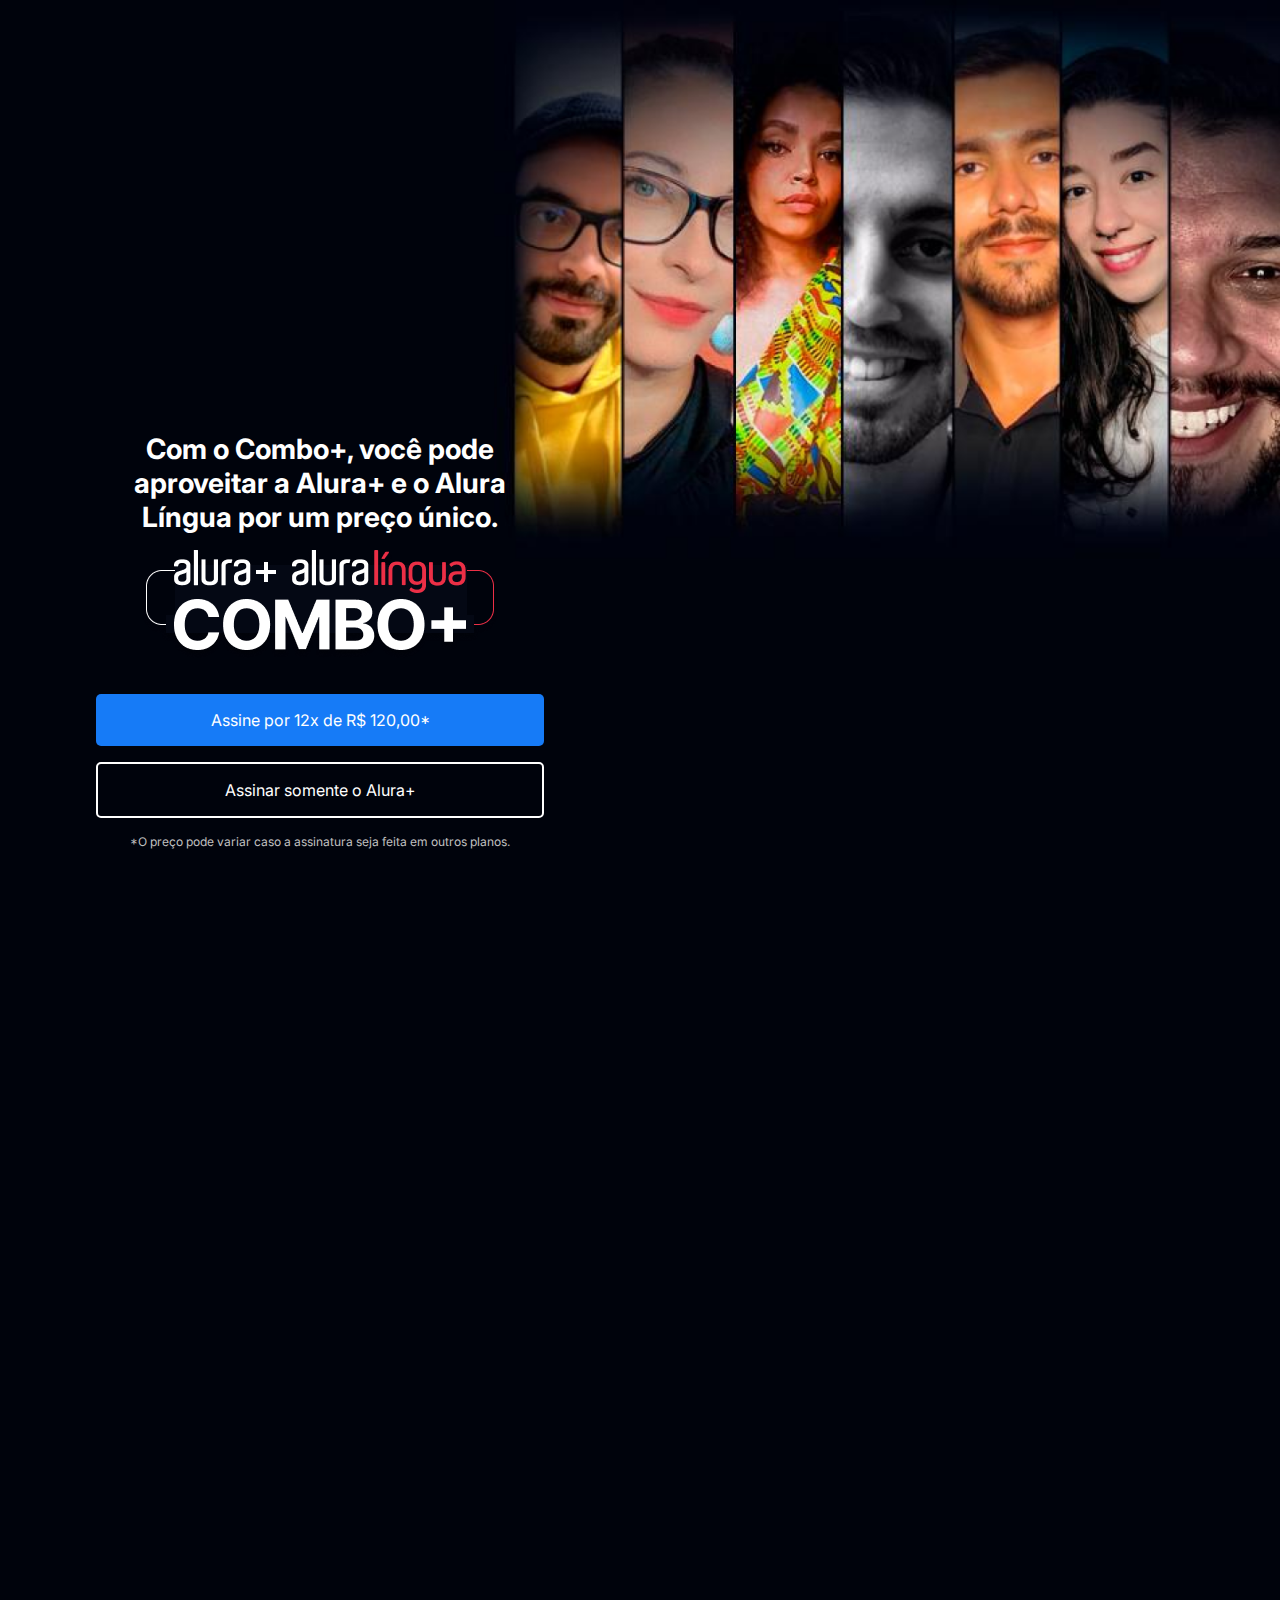
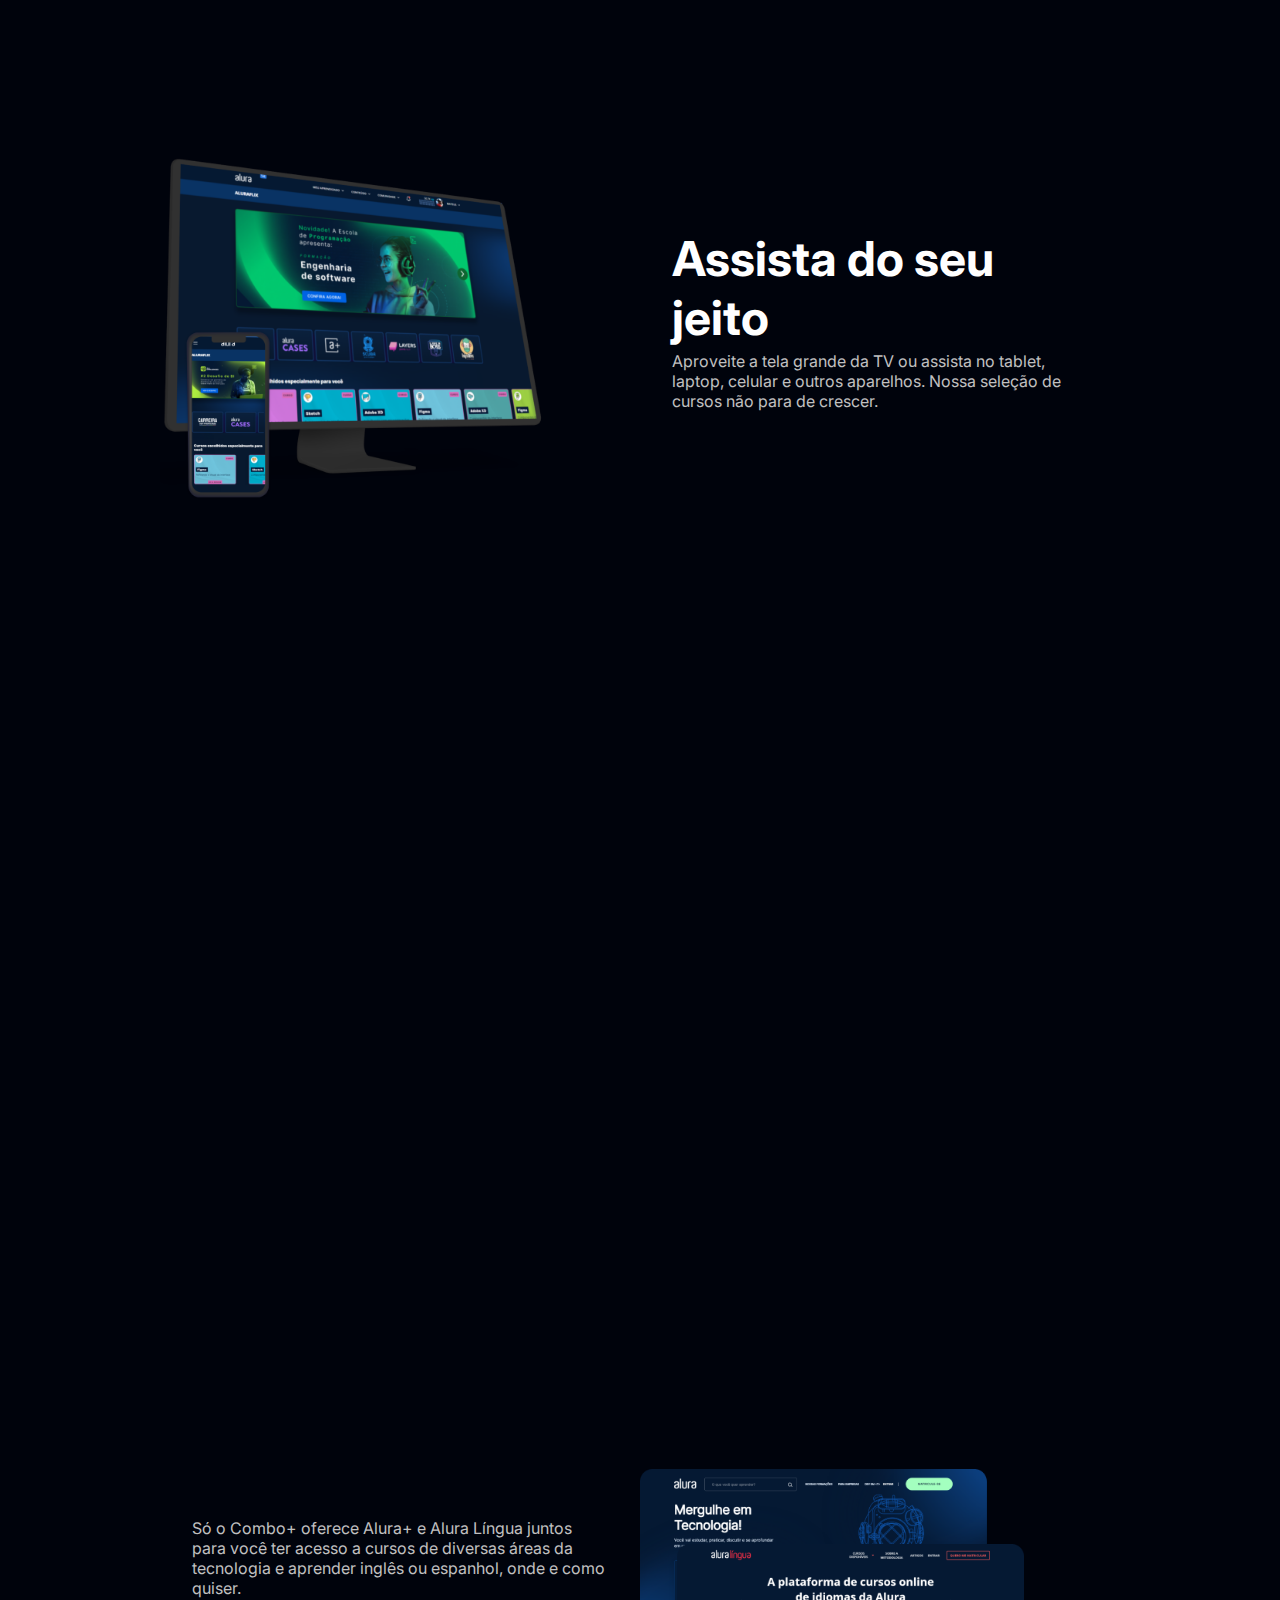
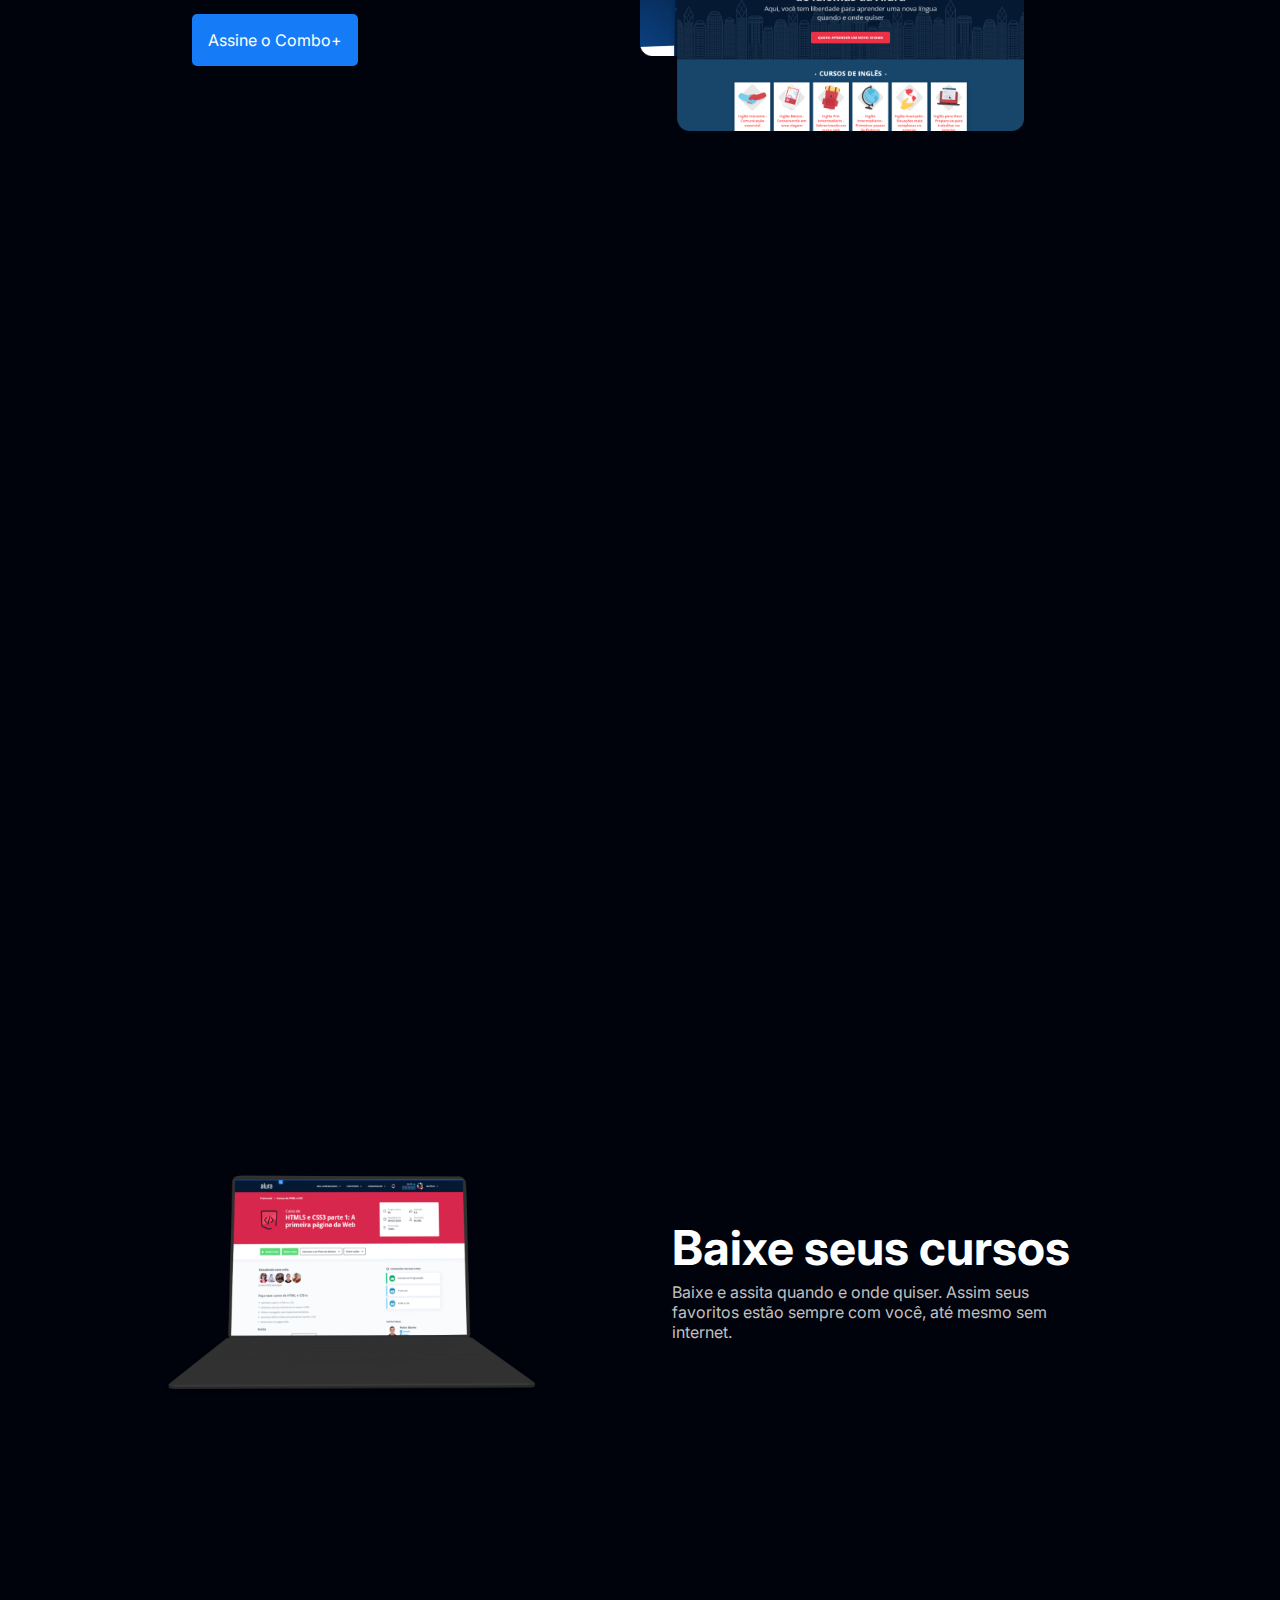
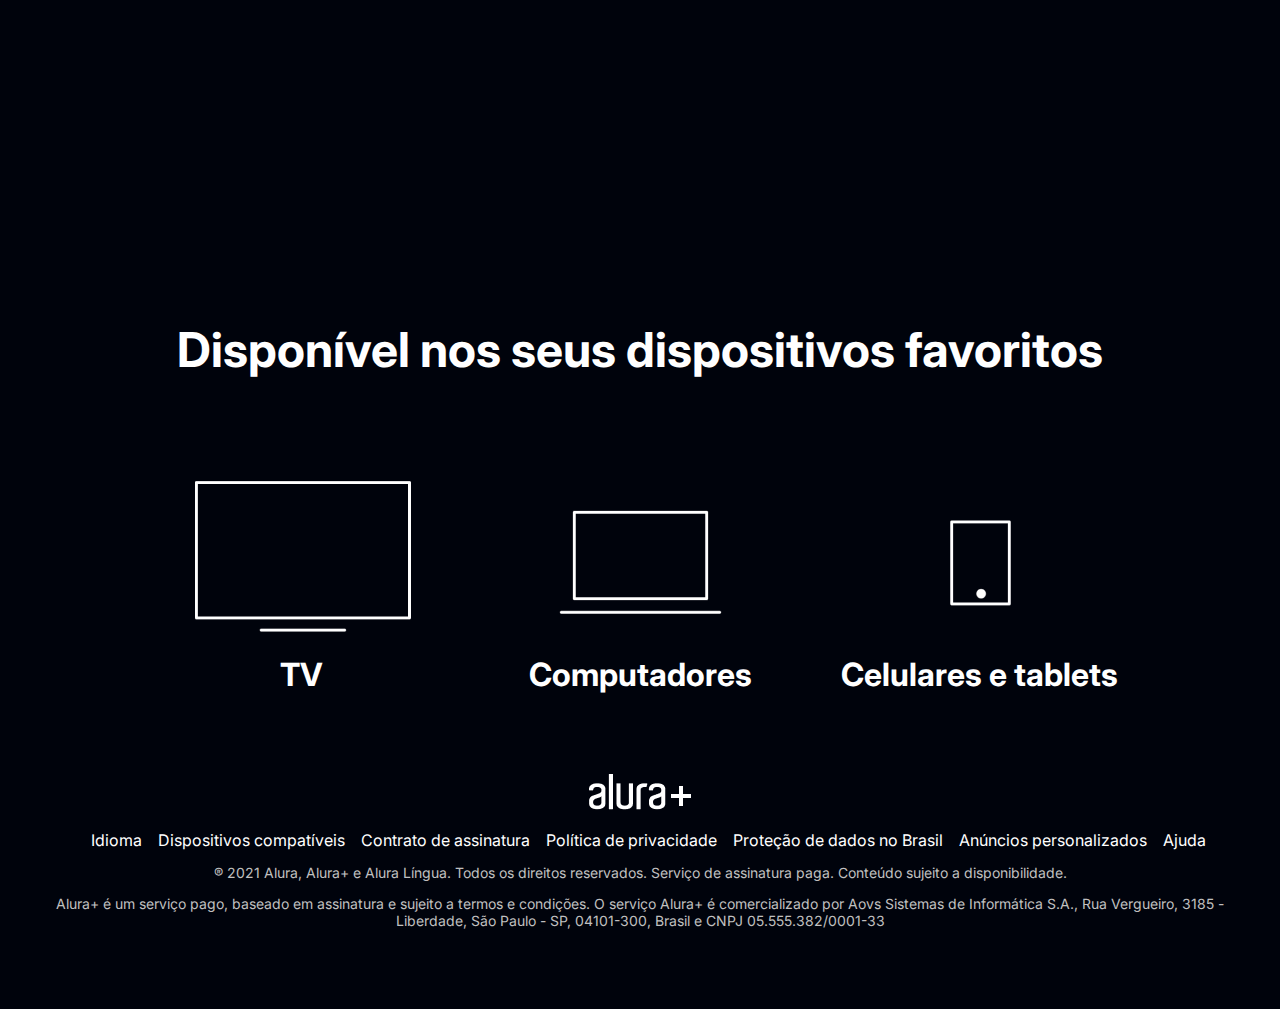
<file: #4 Alura Plus/index.html>
<!DOCTYPE html>
<html>

    <head>
        <title>Alura Plus</title>
        <meta charset="UTF-8">
        <meta name="viewport" content="width-device-width, initial-scale=1">
        <link rel="stylesheet" href="styles.css">
        <link rel="preconnect" href="https://fonts.googleapis.com">
        <link rel="preconnect" href="https://fonts.gstatic.com" crossorigin>
        <link href="https://fonts.googleapis.com/css2?family=Inter:wght@400;700&display=swap" rel="stylesheet">
    </head>

    <body>
        <section class="container principal">
            <div class="container__caixa">
                <h1 class="container__titulo">Com o Combo+, você pode aproveitar a Alura+ e o Alura Língua por um preço único.</h1>
                <img src="img/Combo.png" alt="O combo+ é a junção do Alura+ e o Alura Língua" class="container__imagem">
                <a href="www.alura.com.br" class="container__botao">Assine por 12x de R$ 120,00*</a>
                <a href="www.alura.com.br" class="container__botao botao_secundario">Assinar somente o Alura+</a>
                <p class="container__aviso">*O preço pode variar caso a assinatura seja feita em outros planos.</p>
            </div>
        </section>

        <section class="container secundario">
            <img src="img/Plataformas.png" alt="Um monitor e um celular com o Alura Plus aberto." class="secundario__imagem">
            <div class="container__descricao">
                <h2 class="descricao__titulo">Assista do seu jeito</h2>
                <p class="descricao__texto">Aproveite a tela grande da TV ou assista no tablet, laptop, celular e outros aparelhos. Nossa seleção de cursos não para de crescer.</p>
            </div>
        </section>

        <section class="container secundario">
            <div class="container__descricao">
                <p class="descricao__texto">Só o Combo+ oferece Alura+ e Alura Língua juntos para você ter acesso a cursos de diversas áreas da tecnologia e aprender inglês ou espanhol, onde e como quiser.</p>
                <a href="www.alura.com.br" class="container__botao secundario__botao">Assine o Combo+</a>
            </div>
            <img src="img/Telas.png" alt="Telas da Alura Plus e do Alura Línguas" class="secundario__imagem">
        </section>

        <section class="container secundario">
            <img src="img/Notebook.png" alt="Notebook com a página do curso HTML5 e CSS3 da Alura aberta." class="secundario__imagem">
            <div class="container__descricao">
                <h2 class="descricao__titulo">Baixe seus cursos</h2>
                <p class="descricao__texto">Baixe e assita quando e onde quiser. Assim seus favoritos estão sempre com você, até mesmo sem internet.</p>
            </div>
        </section>

        <section class="dispositivos">
            <h2 class="dispositivos__titulo">Disponível nos seus dispositivos favoritos</h2>
            <ul class="dispositivos__lista">
                <li>
                    <img src="img/tv.png" alt="Ícone de televisão">
                    <h3 class="lista__item">TV</h3>
                </li>
                <li>
                    <img src="img/computador.png" alt="Ícone de computador">
                    <h3 class="lista__item">Computadores</h3>
                </li>
                <li>
                    <img src="img/celular.png" alt="Ícone de celular e tablet">
                    <h3 class="lista__item">Celulares e tablets</h3>
                </li>
            </ul>
        </section>

        <footer class="rodape">
            <img src="img/Logo.png" alt="Alura+" class="rodape__logo">
            <ul class="rodape__lista">
                <li class="lista__link">
                    <a href="#">Idioma</a>
                </li>
                <li class="lista__link">
                    <a href="#">Dispositivos compatíveis</a>
                </li>
                <li class="lista__link">
                    <a href="#">Contrato de assinatura</a>
                </li>
                <li class="lista__link">
                    <a href="#">Política de privacidade</a>
                </li>
                <li class="lista__link">
                    <a href="#">Proteção de dados no Brasil</a>
                </li>
                <li class="lista__link">
                    <a href="#">Anúncios personalizados</a>
                </li>
                <li class="lista__link">
                    <a href="#">Ajuda</a>
                </li>
            </ul>
            <p class="rodape__texto">® 2021 Alura, Alura+ e Alura Língua. Todos os direitos reservados. Serviço de assinatura paga. Conteúdo sujeito a disponibilidade.</p>
            <p class="rodape__texto">Alura+ é um serviço pago, baseado em assinatura e sujeito a termos e condições. O serviço Alura+ é comercializado por Aovs Sistemas de Informática S.A., Rua Vergueiro, 3185 - Liberdade, São Paulo - SP, 04101-300, Brasil e CNPJ 05.555.382/0001-33</p>
        </footer>

    </body>

</html>
</file>
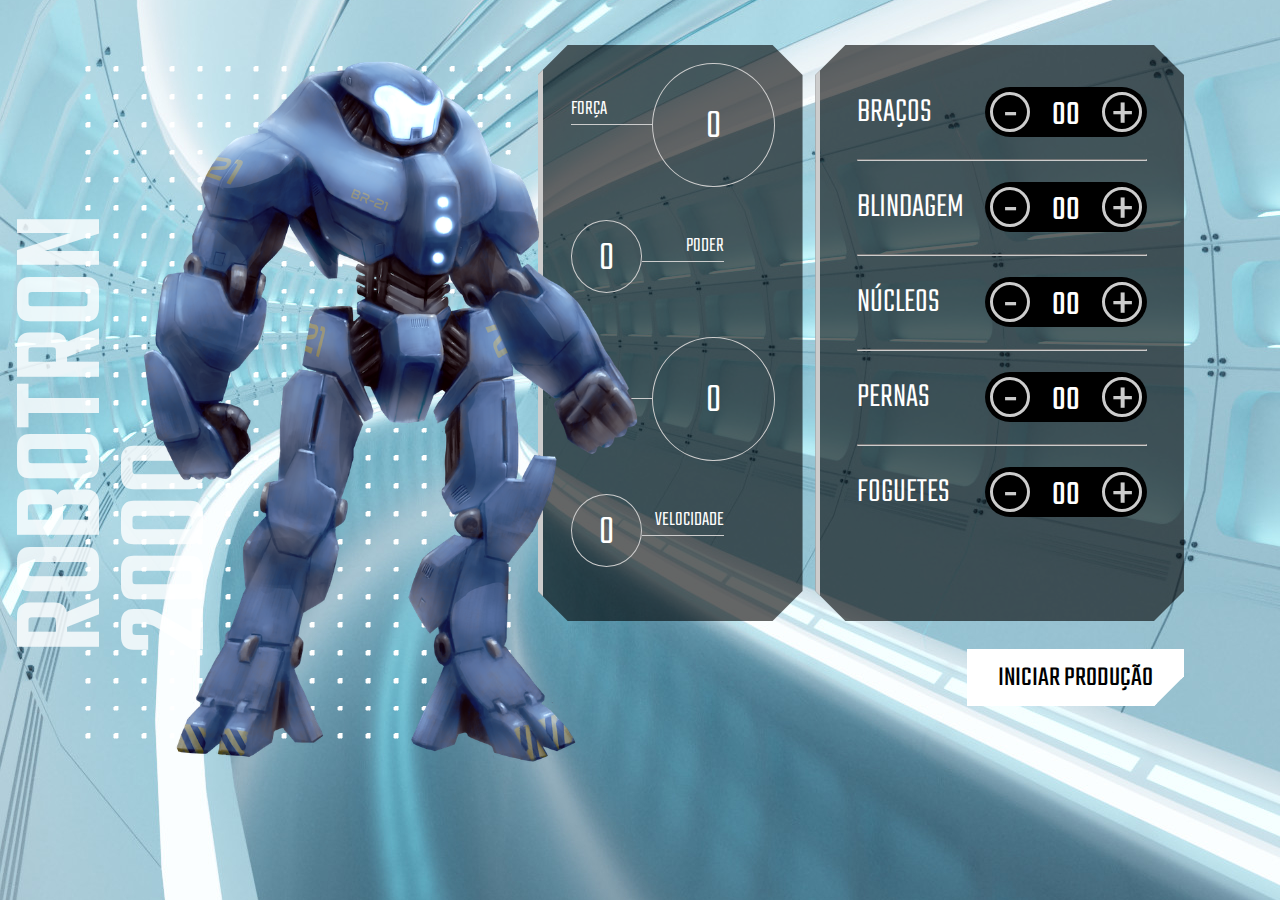
<file: #6 Robô/index.html>
<!DOCTYPE html>
<html lang="en">
<head>
    <meta charset="UTF-8">
    <meta http-equiv="X-UA-Compatible" content="IE=edge">
    <meta name="viewport" content="width=device-width, initial-scale=1.0">
    <link rel="shortcut icon" type="image/jpg" href="img/favicon.ico"/>
    <title>Robotron 2000</title>

    <link rel="stylesheet" href="css/style.css">
    <link rel="preconnect" href="https://fonts.googleapis.com">
    <link rel="preconnect" href="https://fonts.gstatic.com" crossorigin>
    <link href="https://fonts.googleapis.com/css2?family=Teko:wght@300;500&display=swap" rel="stylesheet"> 

</head>
<body>
    <main>
        <section class="robotron">
            <img class="robo" src="img/robotron.png" alt="Robotron" id="robotron">
            <figcaption class="titulo">ROBOTRON <br>2000</figcaption>
        </section>

        <section class="box estatisticas">
            <div class="estatistica">
                <p class="estatistica-titulo">Força</p>
                <div class="estatistica-valor">
                    <p class="estatistica-numero" data-estatistica="forca">0</p>
                </div>
            </div>
            <div class="estatistica">
                <p class="estatistica-titulo">Poder</p>
                <div class="estatistica-valor">
                    <p class="estatistica-numero" data-estatistica="poder">0</p>
                </div>
            </div>
            <div class="estatistica">
                <p class="estatistica-titulo">Energia</p>
                <div class="estatistica-valor">
                    <p class="estatistica-numero" data-estatistica="energia">0</p>
                </div>
            </div>
            <div class="estatistica">
                <p class="estatistica-titulo">Velocidade</p>
                <div class="estatistica-valor">
                    <p class="estatistica-numero" data-estatistica="velocidade">0</p>
                </div>
            </div>
        </section>

        <section class="equipamentos">
            <form action="" class="montador">
                <div class="box montador-conteudo">
                    <div class="peca">
                        <label for="" class="peca-titulo">Braços</label>
                        <div class="controle">
                            <buttom class="controle-ajuste" data-controle="-" data-peca="bracos">-</buttom>
                            <input type="text" class="controle-contador" value="00" data-contador>
                            <buttom class="controle-ajuste" data-controle="+" data-peca="bracos">+</buttom>
                        </div>
                    </div>
                    <hr class="linha">
                    <div class="peca">
                        <label for="" class="peca-titulo">Blindagem</label>
                        <div class="controle">
                            <buttom class="controle-ajuste" data-controle="-" data-peca="blindagem">-</buttom>
                            <input type="text" class="controle-contador" value="00" data-contador>
                            <buttom class="controle-ajuste" data-controle="+" data-peca="blindagem">+</buttom>
                        </div>
                    </div>
                    <hr class="linha">
                    <div class="peca">
                        <label for="" class="peca-titulo">Núcleos</label>
                        <div class="controle">
                            <buttom class="controle-ajuste" data-controle="-" data-peca="nucleos">-</buttom>
                            <input type="text" class="controle-contador" value="00" data-contador>
                            <buttom class="controle-ajuste" data-controle="+" data-peca="nucleos">+</buttom>
                        </div>
                    </div>
                    <hr class="linha">
                    <div class="peca">
                        <label for="" class="peca-titulo">Pernas</label>
                        <div class="controle">
                            <buttom class="controle-ajuste" data-controle="-" data-peca="pernas">-</buttom>
                            <input type="text" class="controle-contador" value="00" data-contador>
                            <buttom class="controle-ajuste" data-controle="+" data-peca="pernas">+</buttom>
                        </div>
                    </div>
                    <hr class="linha">
                    <div class="peca">
                        <label for="" class="peca-titulo">Foguetes</label>
                        <div class="controle">
                            <buttom class="controle-ajuste" data-controle="-" data-peca="foguetes">-</buttom>
                            <input type="text" class="controle-contador" value="00" data-contador>
                            <buttom class="controle-ajuste" data-controle="+" data-peca="foguetes">+</buttom>
                        </div>
                    </div>
                </div>
                <input type="submit" value="Iniciar produção" class="producao" id="producao">
            </form>
        </section>
    </main>

    <script src="js/main.js"></script>
</body>
</html>
</file>
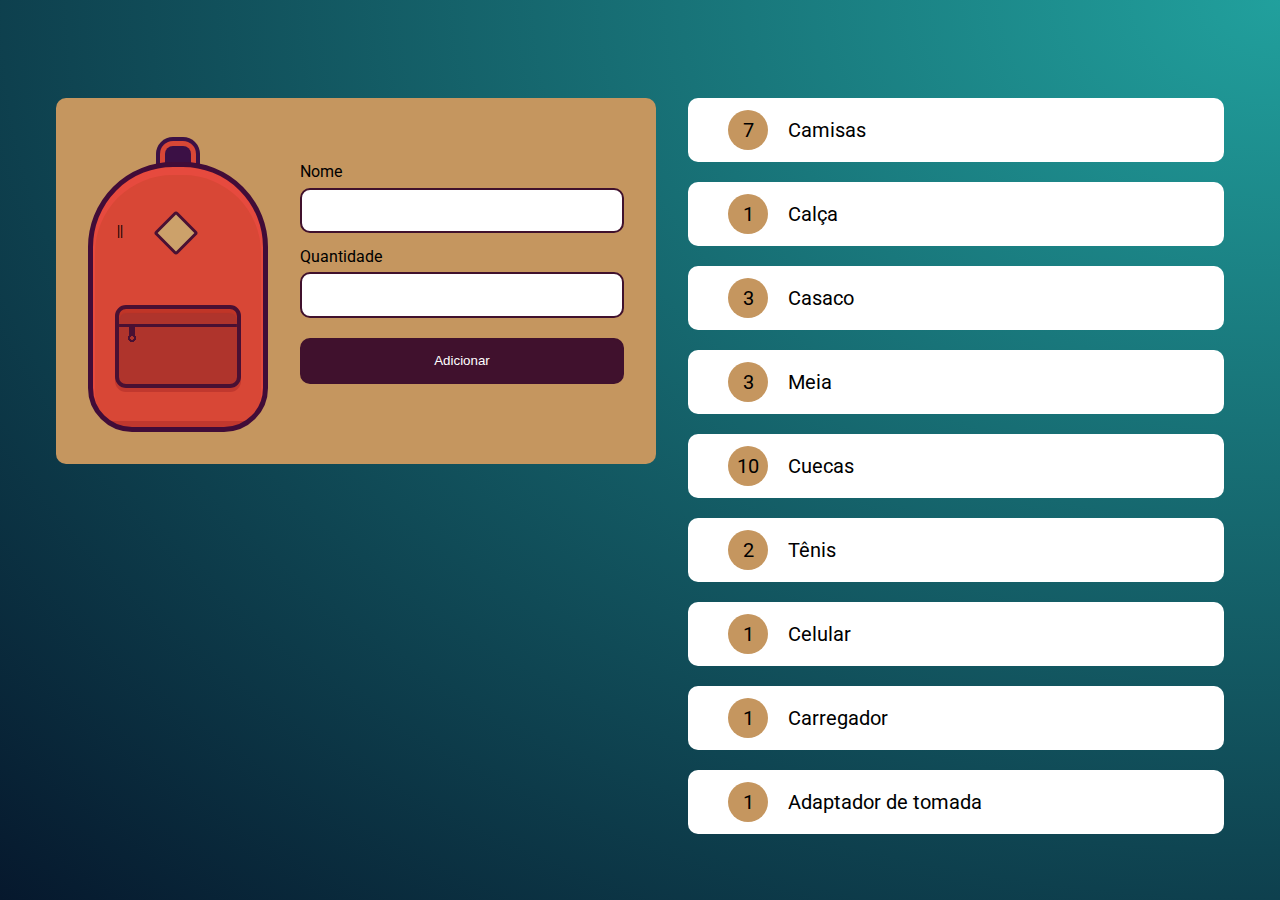
<file: #7 Mochila de Viagem/index.html>
<!DOCTYPE html>
<html lang="en">
<head>
    <meta charset="UTF-8">
    <meta http-equiv="X-UA-Compatible" content="IE=edge">
    <meta name="viewport" content="width=device-width, initial-scale=1.0">
    <title>Mochila de viagem</title>
    <link rel="stylesheet" href="css/style.css">

    <link rel="preconnect" href="https://fonts.googleapis.com">
    <link rel="preconnect" href="https://fonts.gstatic.com" crossorigin>
    <link href="https://fonts.googleapis.com/css2?family=Roboto&display=swap" rel="stylesheet"> 
</head>
<body>
    <main class="conteudo">
        <div class="principal">
            <div class="mochila"></div>
            <form action="" class="adicionar" id="novoItem">
                <label for="nome">Nome</label>
                <input type="text" name="nome" id="nome">
                <label for="quantidade">Quantidade</label>
                <input type="number" name="quantidade" id="quantidade">
                <input type="submit" value="Adicionar" class="cadastrar" id="cadastrar">
            </form>
        </div>
        
        <ul class="lista" id="lista">
            <li class="item"><strong>7</strong>Camisas</li>
            <li class="item"><strong>1</strong>Calça</li>
            <li class="item"><strong>3</strong>Casaco</li>
            <li class="item"><strong>3</strong>Meia</li>
            <li class="item"><strong>10</strong>Cuecas</li>
            <li class="item"><strong>2</strong>Tênis</li>
            <li class="item"><strong>1</strong>Celular</li>
            <li class="item"><strong>1</strong>Carregador</li>
            <li class="item"><strong>1</strong>Adaptador de tomada</li>
        </ul>
    </main>

    <script src="js/main.js"></script>

</body>
</html>
</file>
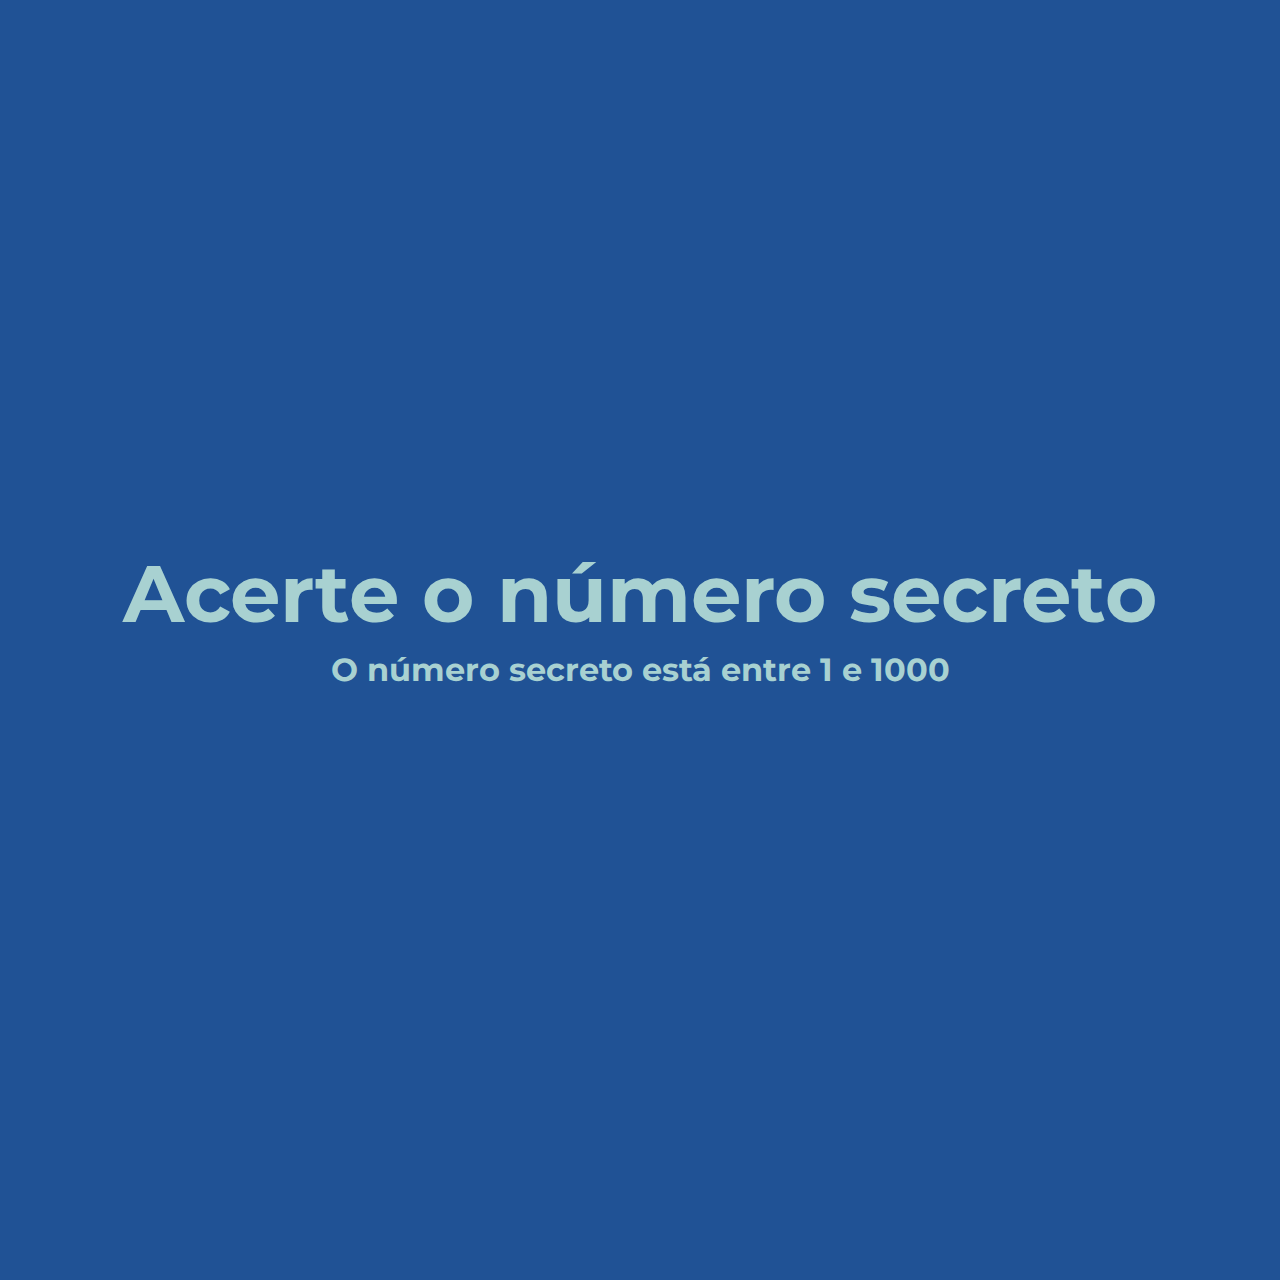
<file: #8 Número Secreto/index.html>
<!DOCTYPE html>
<html lang="pt-br">
<head>
    <meta charset="UTF-8">
    <meta http-equiv="X-UA-Compatible" content="IE=edge">
    <meta name="viewport" content="width=device-width, initial-scale=1.0">
    <link rel="stylesheet" href="https://cdnjs.cloudflare.com/ajax/libs/font-awesome/6.2.1/css/all.min.css" integrity="sha512-MV7K8+y+gLIBoVD59lQIYicR65iaqukzvf/nwasF0nqhPay5w/9lJmVM2hMDcnK1OnMGCdVK+iQrJ7lzPJQd1w==" crossorigin="anonymous" referrerpolicy="no-referrer" />
    <link rel="stylesheet" href="reset.css">
    <link rel="stylesheet" href="style.css">
    <title>Número Secreto</title>
</head>
<body>
    <h1>Acerte o número secreto</h1>

    <h3>O número secreto está entre <span id="menor-valor">0</span> e <span id="maior-valor">100</span></h3>

    <div id="chute" class="mensagem">
        <!-- <div>Você disse:</div>
        <span class="box">20</span>
        <div>O número secreto é maior <i class="fa-solid fa-up-long"></i></div> -->

    </div>

    <script src="app/sortearNumero.js"></script>
    <script src="app/reconhecimentoDeVoz.js"></script>
    <script src="app/validacao.js"></script>
</body>
</html>
</file>
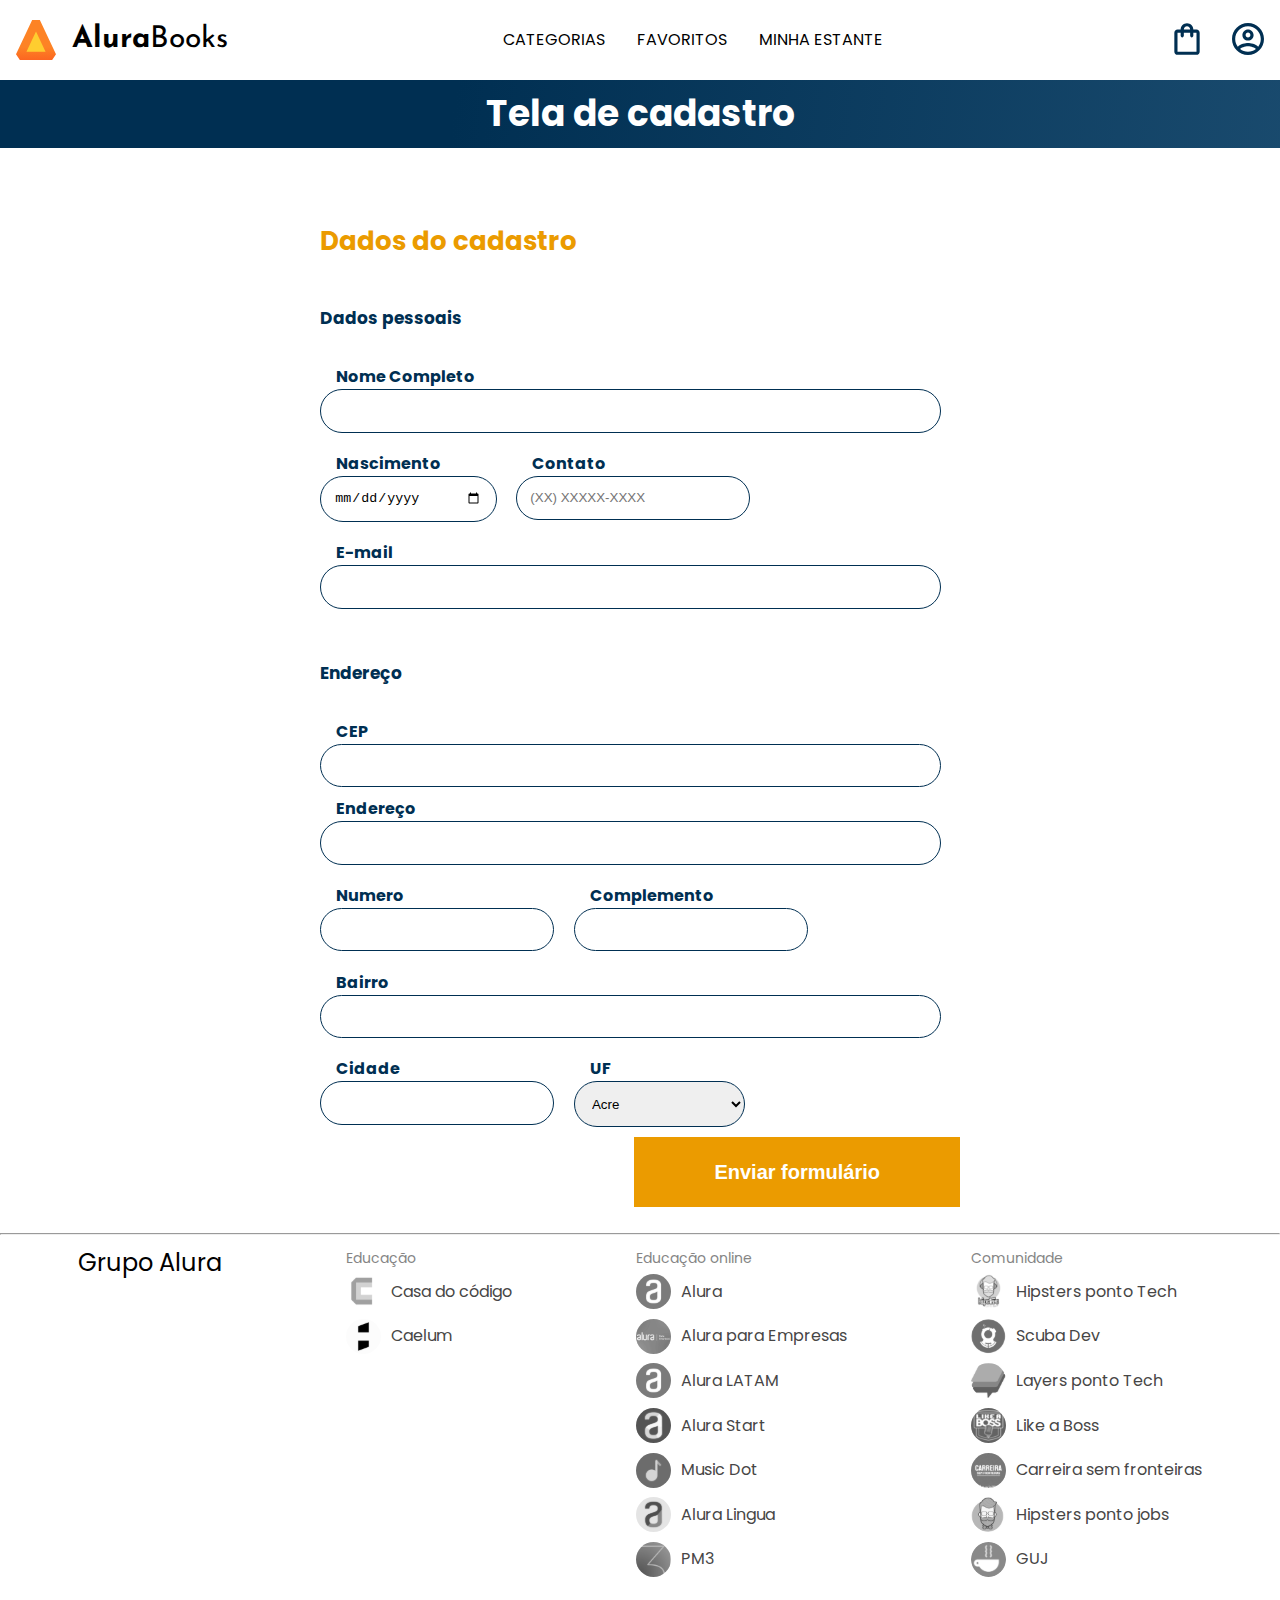
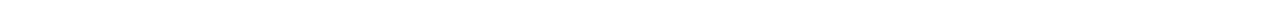
<file: #9 Formulário - Alura Books/index.html>
<!DOCTYPE html>
<html lang="en">

<head>
    <meta charset="UTF-8">
    <meta http-equiv="X-UA-Compatible" content="IE=edge">
    <meta name="viewport" content="width=device-width, initial-scale=1.0">
    <link rel="stylesheet" href="./styles/reset.css">
    <link rel="preconnect" href="https://fonts.googleapis.com">
    <link rel="preconnect" href="https://fonts.gstatic.com" crossorigin>
    <link href="https://fonts.googleapis.com/css2?family=Poppins:wght@300;400;500;700&display=swap" rel="stylesheet">
    <link rel="stylesheet" href="https://unpkg.com/swiper@8/swiper-bundle.min.css" />
    <link href="https://fonts.googleapis.com/css2?family=Josefin+Sans:wght@400;700&display=swap" rel="stylesheet">
    <link rel="stylesheet" href="./styles/styles.css">
    <title>Formulário de cadastro</title>
</head>

<body>

    <header class="cabeçalho">
        <div class="container">
            <input type="checkbox" id="menu" class="container__botao">
            <label for="menu" class="container__rotulo">
                <span class="cabeçalho__menu-hamburguer container__imagem"></span>
            </label>
            <ul class="lista-menu">
                <li class="lista-menu__titulo">Categorias</li>
                <li class="lista-menu__item">
                    <a href="#" class="lista-menu__link">Programação</a>
                </li>
                <li class="lista-menu__item">
                    <a href="#" class="lista-menu__link">Front-end</a>
                </li>
                <li class="lista-menu__item">
                    <a href="#" class="lista-menu__link">Infraestrutura</a>
                </li>
                <li class="lista-menu__item">
                    <a href="#" class="lista-menu__link">Business</a>
                </li>
                <li class="lista-menu__item">
                    <a href="#" class="lista-menu__link">Design & UX</a>
                </li>
            </ul>
            <img src="img/Logo.svg" alt="Logo da Alurabooks" class="container__imagem">
            <h1 class="container__titulo"><b class="container__titulo--negrito">Alura</b>Books</h1>
        </div>

        <ul class="opções">
            <input type="checkbox" id="opções-menu" class="opções__botão">
            <li class="opções__item"><a href="#" class="opções__link">Categorias</a></li>
            <li class="opções__item"><a href="#" class="opções__link">Favoritos</a></li>
            <li class="opções__item"><a href="#" class="opções__link">Minha estante</a></li>
        </ul>

        <div class="container">
            <a href="#"><img src="img/Favoritos.svg" alt="Meus favoritos"
                    class="container__imagem container__imagem-transparente"></a>
            <a href="#" class="container__link">
                <img src="img/Compras.svg" alt="Carrinhos de compras" class="container__imagem">
                <p class="container__texto">Minha sacola</p>
            </a>
            <a href="#" class="container__link">
                <img src="img/Usuario.svg" alt="Meu perfil" class="container__imagem">
                <p class="container__texto">Meu perfil</p>
            </a>
        </div>
    </header>

    <section class="banner">
        <h2 class="banner__titulo">Tela de cadastro</h2>
    </section>

    <main class="principal">
        <h2 class="principal__titulo">Dados do cadastro</h2>

        <form class="principal__formulario" id="formulario" target="_blank"
            onsubmit="location.replace('./cadastro-finalizado.html')">
            <h3 class="principal__subtitulo">Dados pessoais</h3>
            <div class="formulario__campo">
                <label class="campo__etiqueta" for="nome">Nome Completo</label>
                <input name="nome" id="nome" class="campo__escrita" required />
            </div>
            <div class="formulario__dupla">
                <div class="formulario__campo">
                    <label class="campo__etiqueta" for="nascimento">Nascimento</label>
                    <input name="nascimento" id="nascimento" type="date" class="campo__escrita" required />
                </div>
                <div class="formulario__campo">
                    <label class="campo__etiqueta" for="telefone">Contato</label>
                    <input name="telefone" id="telefone" type="tel" placeholder="(XX) XXXXX-XXXX" class="campo__escrita"
                        required />
                </div>
            </div>
            <div class="formulario__campo">
                <label class="campo__etiqueta" for="email">E-mail</label>
                <input name="email" id="email" type="email" class="campo__escrita" required />
            </div>

            <h3 class="principal__subtitulo">Endereço</h3>

            <div class="formulario__campo">
                <label class="campo__etiqueta" for="cep">CEP</label>
                <input name="cep" id="cep" class="campo__escrita" required />
                <div id="erro"></div>
            </div>

            <div class="formulario__campo">
                <label class="campo__etiqueta" for="endereco">Endereço</label>
                <input name="endereco" id="endereco" class="campo__escrita" required />
            </div>
            <div class="formulario__dupla">
                <div class="formulario__campo">
                    <label class="campo__etiqueta" for="numero">Numero</label>
                    <input name="numero" id="numero" class="campo__escrita" required />
                </div>
                <div class="formulario__campo">
                    <label class="campo__etiqueta" for="complemento">Complemento</label>
                    <input name="complemento" id="complemento" class="campo__escrita" />
                </div>
            </div>
            <div class="formulario__campo">
                <label class="campo__etiqueta" for="bairro">Bairro</label>
                <input name="bairro" id="bairro" class="campo__escrita" required />
            </div>
            <div class="formulario__dupla">
                <div class="formulario__campo">
                    <label class="campo__etiqueta" for="cidade">Cidade</label>
                    <input name="cidade" id="cidade" class="campo__escrita" required />
                </div>

                <div class="formulario__campo">
                    <label class="campo__etiqueta" for="estado">UF</label>
                    <select id="estado" name="estado" class="campo__escrita">
                        <option value="AC">Acre</option>
                        <option value="AL">Alagoas</option>
                        <option value="AP">Amapá</option>
                        <option value="AM">Amazonas</option>
                        <option value="BA">Bahia</option>
                        <option value="CE">Ceará</option>
                        <option value="DF">Distrito Federal</option>
                        <option value="ES">Espírito Santo</option>
                        <option value="GO">Goiás</option>
                        <option value="MA">Maranhão</option>
                        <option value="MT">Mato Grosso</option>
                        <option value="MS">Mato Grosso do Sul</option>
                        <option value="MG">Minas Gerais</option>
                        <option value="PA">Pará</option>
                        <option value="PB">Paraíba</option>
                        <option value="PR">Paraná</option>
                        <option value="PE">Pernambuco</option>
                        <option value="PI">Piauí</option>
                        <option value="RJ">Rio de Janeiro</option>
                        <option value="RN">Rio Grande do Norte</option>
                        <option value="RS">Rio Grande do Sul</option>
                        <option value="RO">Rondônia</option>
                        <option value="RR">Roraima</option>
                        <option value="SC">Santa Catarina</option>
                        <option value="SP">São Paulo</option>
                        <option value="SE">Sergipe</option>
                        <option value="TO">Tocantins</option>
                        <option value="EX">Estrangeiro</option>
                    </select>
                </div>

            </div>


            <input type="submit" value="Enviar formulário" class="formulario__botao" id="enviar">
        </form>
    </main>

    <hr>
    <footer class="rodapé">
        <h2 class="rodapé__titulo">Grupo Alura</h2>
        <ul class="lista-rodapé">
            <li class="lista-rodapé__titulo">Educação</li>
            <li class="lista-rodapé__item">
                <img src="img/CasaDoCodigo.svg" alt="Logo da casa do código">
                <a href="https://www.casadocodigo.com.br/" class="lista-rodapé__link">Casa do código</a>
            </li>
            <li class="lista-rodapé__item">
                <img src="img/Caelum.svg" alt="Logo da caelum">
                <a href="https://caelum.com.br/" class="lista-rodapé__link">Caelum</a>
            </li>
        </ul>

        <ul class="lista-rodapé">
            <li class="lista-rodapé__titulo">Educação online</li>
            <li class="lista-rodapé__item">
                <img src="img/Alura.svg" alt="Logo da Alura">
                <a href="https://www.alura.com.br/" class="lista-rodapé__link">Alura</a>
            </li>
            <li class="lista-rodapé__item">
                <img src="img/AluraEmpresas.svg" alt="Logo da Alura para Empresas">
                <a href="https://www.alura.com.br/empresas" class="lista-rodapé__link">Alura para Empresas</a>
            </li>
            <li class="lista-rodapé__item">
                <img src="img/AluraLATAM.svg" alt="Logo da Alura Latam">
                <a href="https://www.aluracursos.com/" class="lista-rodapé__link">Alura LATAM</a>
            </li>
            <li class="lista-rodapé__item">
                <img src="img/AluraStart.svg" alt="Logo da Alura START">
                <a href="https://www.alurastart.com.br/" class="lista-rodapé__link">Alura Start</a>
            </li>
            <li class="lista-rodapé__item">
                <img src="img/MusicDot.svg" alt="Logo da Music Dot">
                <a href="https://www.musicdot.com.br/" class="lista-rodapé__link">Music Dot</a>
            </li>
            <li class="lista-rodapé__item">
                <img src="img/AluraLingua.svg" alt="Logo da Alura Lingua">
                <a href="https://www.aluralingua.com.br/" class="lista-rodapé__link">Alura Lingua</a>
            </li>
            <li class="lista-rodapé__item">
                <img src="img/PM3.svg" alt="Logo da PM3">
                <a href="https://www.cursospm3.com.br/" class="lista-rodapé__link">PM3</a>
            </li>
        </ul>

        <ul class="lista-rodapé">
            <li class="lista-rodapé__titulo">Comunidade</li>
            <li class="lista-rodapé__item">
                <img src="img/HipstersTech.svg" alt="Logo do Hipsters ponto Tech">
                <a href="https://hipsters.tech/" class="lista-rodapé__link">Hipsters ponto Tech</a>
            </li>
            <li class="lista-rodapé__item">
                <img src="img/ScubaDev.svg" alt="Logo do Scuba Dev">
                <a href="https://scuba.dev.br/" class="lista-rodapé__link">Scuba Dev</a>
            </li>
            <li class="lista-rodapé__item">
                <img src="img/LayersTech.svg" alt="Logo do Layers ponto Tech">
                <a href="https://layerspontotech.com.br/" class="lista-rodapé__link">Layers ponto Tech</a>
            </li>
            <li class="lista-rodapé__item">
                <img src="img/LikeABoss.svg" alt="Logo do Like a Boss">
                <a href="https://likeaboss.com.br/" class="lista-rodapé__link">Like a Boss</a>
            </li>
            <li class="lista-rodapé__item">
                <img src="img/CarreiraSemFronteira.svg" alt="Logo do Carreira sem fronteiras">
                <a href="https://www.carreirasemfronteiras.com.br/" class="lista-rodapé__link">Carreira sem
                    fronteiras</a>
            </li>
            <li class="lista-rodapé__item">
                <img src="img/HipstersJobs.svg" alt="Logo do Hipsters ponto jobs">
                <a href="https://hipsters.jobs/" class="lista-rodapé__link">Hipsters ponto jobs</a>
            </li>
            <li class="lista-rodapé__item">
                <img src="img/GUJ.svg" alt="Logo do GUJ">
                <a href="https://www.guj.com.br/" class="lista-rodapé__link">GUJ</a>
            </li>
        </ul>
    </footer>
    
    <script src="script.js"></script>
</body>

</html>
</file>
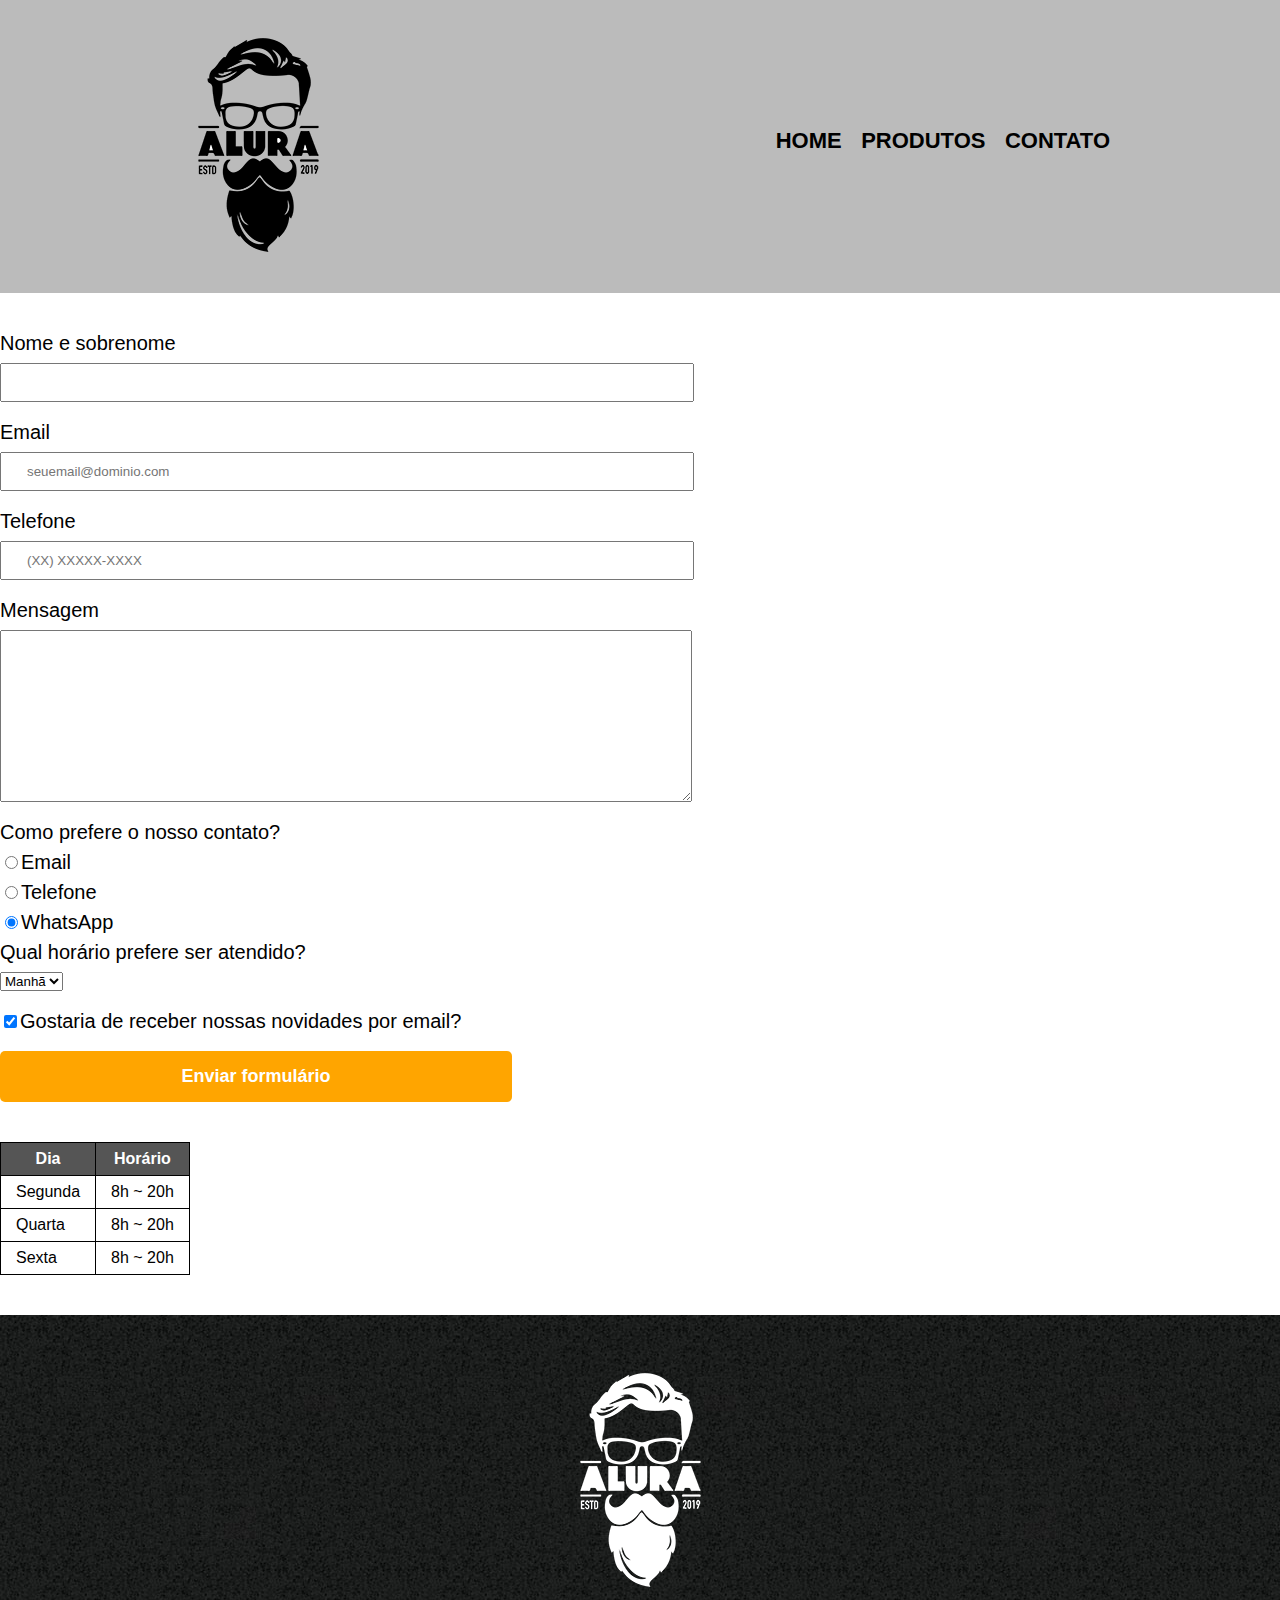
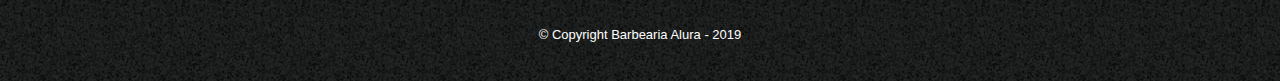
<file: #1 Barbearia/contato.html>
<!DOCTYPE html>
<html>
    <head>
        <meta charset="UTF-8">
        <title>Contato - Barbearia Alura</title>

        <link rel="stylesheet" href="reset.css">
        <link rel="stylesheet" href="style.css">
    </head>
    <body>
        <header>
            <div class="caixa">
                <h1><img src="logo.png" alt="Logo da Barbearia Alura"></h1>

                <nav>
                    <ul>
                        <li><a href="index.html">Home</a></li>
                        <li><a href="produtos.html">Produtos</a></li>
                        <li><a href="contato.html">Contato</a></li>
                    </ul>
                </nav>
            </div>
        </header>

        <main>
            <form>
                <label for="nomesobrenome">Nome e sobrenome</label>
                <input type="text" id="nomesobrenome" class="input-padrao" required>

                <label for="email">Email</label>
                <input type="email" id="email" class="input-padrao" required placeholder="seuemail@dominio.com">

                <label for="telefone">Telefone</label>
                <input type="tel" id="telefone" class="input-padrao" required placeholder="(XX) XXXXX-XXXX">

                <label for="mensagem">Mensagem</label>
                <textarea cols="70" rows="10" id="mensagem" class="input-padrao" required></textarea>

                <fieldset>
                    <legend>Como prefere o nosso contato?</legend>
                    <label for="radio-email"><input type="radio" name="contato" value="email" id="radio-email">Email</label>

                    <label for="radio-telefone"><input type="radio" name="contato" value="telefone" id="radio-telefone">Telefone</label>

                    <label for="radio-whatsapp"><input type="radio" name="contato" value="whatsapp" id="radio-whatsapp" checked>WhatsApp</label>
                </fieldset>

                <fieldset>
                    <legend>Qual horário prefere ser atendido?</legend>
                    <select>
                        <option>Manhã</option>
                        <option>Tarde</option>
                        <option>Noite</option>
                    </select>
                </fieldset>

                <label class="checkbox"><input type="checkbox" checked>Gostaria de receber nossas novidades por email?</label>

                <input type="submit" value="Enviar formulário" class="enviar">
            </form>

            <table>
                <thead>
                    <tr>
                        <th>Dia</th>
                        <th>Horário</th>
                    </tr>
                </thead>
                <tbody>
                    <tr>
                        <td>Segunda</td>
                        <td>8h ~ 20h</td>
                    </tr>
                    <tr>
                        <td>Quarta</td>
                        <td>8h ~ 20h</td>
                    </tr>
                    <tr>
                        <td>Sexta</td>
                        <td>8h ~ 20h</td>
                    </tr>
                </tbody>
            </table>

        </main>

        <footer>
            <img src="logo-branco.png" alt="Logo da Barbearia Alura">
            <p class="copyright">&copy; Copyright Barbearia Alura - 2019</p>
        </footer>
    </body>
</html>
</file>
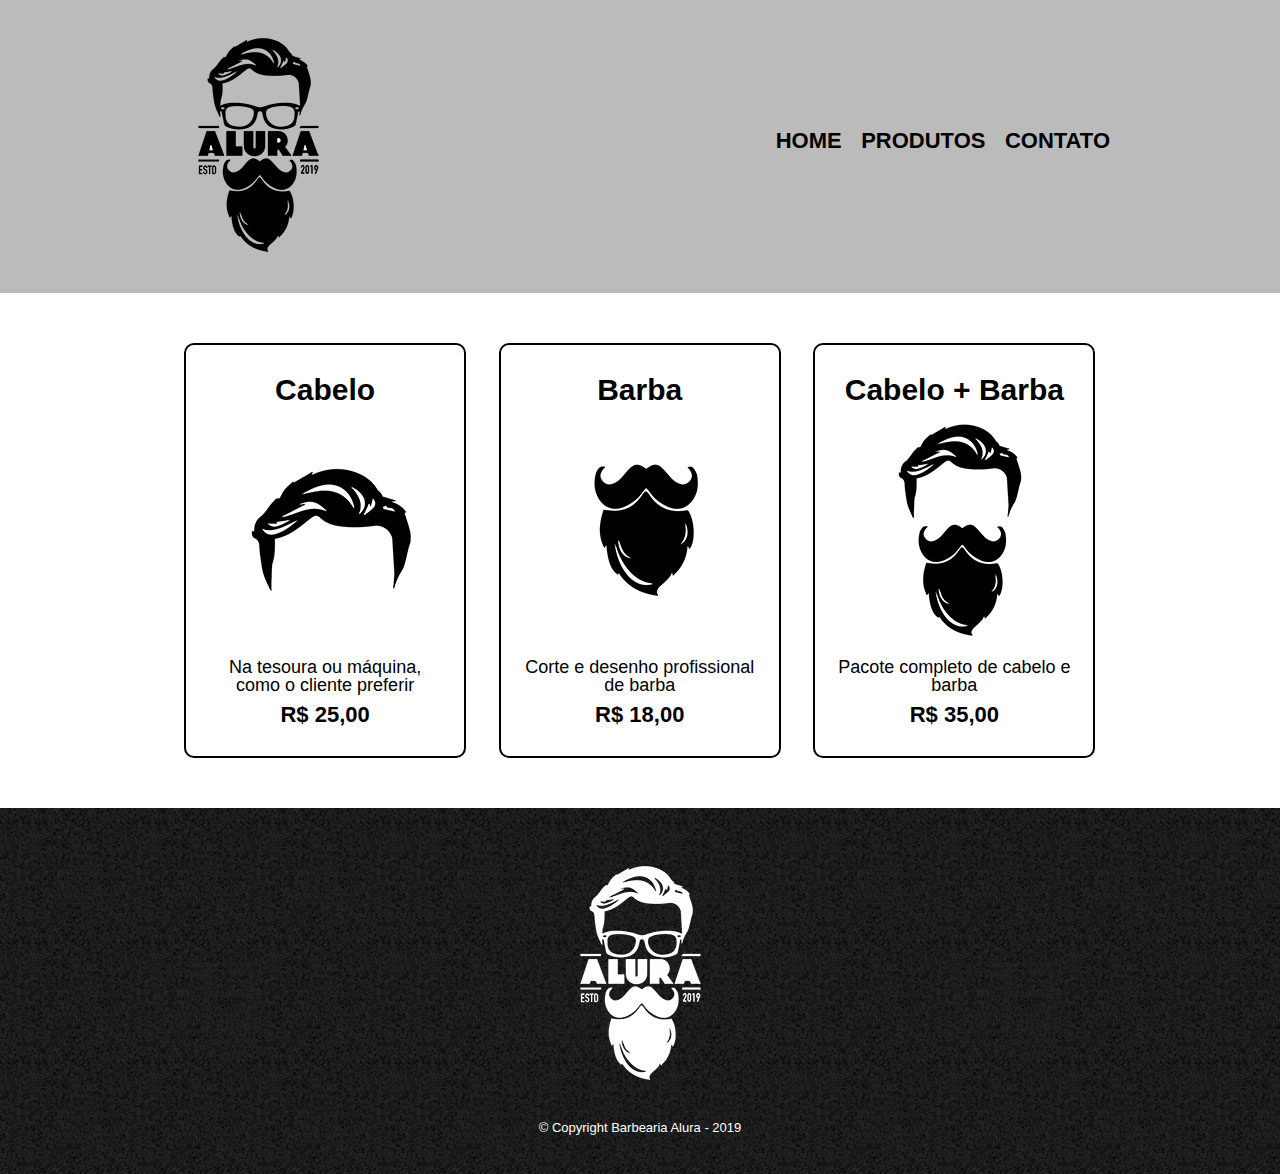
<file: #1 Barbearia/produtos.html>
<!DOCTYPE html>
<html>
    <head>
        <meta charset="UTF-8">
        <title>Produtos - Barbearia Alura</title>

        <link rel="stylesheet" href="reset.css">
        <link rel="stylesheet" href="style.css">
    </head>
    <body>
        <header>
            <div class="caixa">
                <h1><img src="logo.png"></h1>

                <nav>
                    <ul>
                        <li><a href="index.html">Home</a></li>
                        <li><a href="produtos.html">Produtos</a></li>
                        <li><a href="contato.html">Contato</a></li>
                    </ul>
                </nav>
            </div>
        </header>

        <main>
            <ul class="produtos">
                <li>
                    <h2>Cabelo</h2>
                    <img src="cabelo.jpg">
                    <p class="produto-descricao">Na tesoura ou máquina, como o cliente preferir</p>
                    <p class="produto-preco">R$ 25,00</p>
                </li>
                <li>
                    <h2>Barba</h2>
                    <img src="barba.jpg">
                    <p class="produto-descricao">Corte e desenho profissional de barba</p>
                    <p class="produto-preco">R$ 18,00</p>
                </li>
                <li>
                    <h2>Cabelo + Barba</h2>
                    <img src="cabelo+barba.jpg">
                    <p class="produto-descricao">Pacote completo de cabelo e barba</p>
                    <p class="produto-preco">R$ 35,00</p>
                </li>
            </ul>
        </main>

        <footer>
            <img src="logo-branco.png">
            <p class="copyright">&copy; Copyright Barbearia Alura - 2019</p>
        </footer>
    </body>
</html>
</file>
<file: #1 Barbearia/style.css>
body {
    font-family: 'Montserrat', sans-serif;
}

header {
    background: #BBBBBB;
    padding: 20px 0;
}

.caixa {
    position: relative;
    width: 940px;
    margin: 0 auto;
}

nav {
    position: absolute;
    top: 110px;
    right: 0;
}

nav li {
    display: inline;
    margin: 0 0 0 15px;
}

nav a {
    text-transform: uppercase;
    color: #000000;
    font-weight: bold;
    font-size: 22px;
    text-decoration: none;
}

nav a:hover {
    color: #C78C19;
    text-decoration: underline;
}

.produtos {
    width: 940px;
    margin: 0 auto;
    padding: 50px 0;
}

.produtos li {
    display: inline-block;
    text-align: center;
    width: 30%;
    vertical-align: top;
    margin: 0 1.5%;
    padding: 30px 20px;
    box-sizing: border-box;
    border: 2px solid #000000;
    border-radius: 10px;
}

.produtos li:hover {
    border-color: #C78C19;
}

.produtos li:active {
    border-color: #088C19;
}

.produtos li:hover h2 {
    font-size: 34px;
}

.produtos h2 {
    font-size: 30px;
    font-weight: bold;
}

.produto-descricao {
    font-size: 18px;
}

.produto-preco {
    font-size: 22px;
    font-weight: bold;
    margin-top: 10px;
}

footer {
    text-align: center;
    background: url("bg.jpg");
    padding: 40px 0;
}

.copyright {
    color: #FFFFFF;
    font-size: 13px;
    margin: 20px 0 0;
}

form {
    margin: 40px 0;
}

form label, form legend {
    display: block;
    font-size: 20px;
    margin: 0 0 10px;
}

.input-padrao {
    display: block;
    margin: 0 0 20px;
    padding: 10px 25px;
    width: 50%;
}

.checkbox {
    margin: 20px 0;
}

.enviar {
    width: 40%;
    padding: 15px 0;
    background: orange;
    color: white;
    font-weight: bold;
    font-size: 18px;
    border: none;
    border-radius: 5px;
    transition: 1s all;
    cursor: pointer;
}

.enviar:hover {
    background: darkorange;
    transform: rotate(5deg) scale(1.2);
}

table {
    margin: 20px 0 40px;
}

thead {
    background: #555555;
    color: white;
    font-weight: bold;
}

td, th {
    border: 1px solid #000000;
    padding: 8px 15px;
}


/* css da página inicial */
.banner {
    width: 100%;
}

.titulo-principal {
   text-align: center;
   font-size: 2em;
   margin: 0 0 1em;
   clear: left;
}

.principal {
    padding: 3em 0;
    background: #FEFEFE;
    width: 940px;
    margin: 0 auto;
}

.principal p {
    margin: 0 0 1em;
}

.principal strong {
    font-weight: bold;
}

.principal em {
    font-style: italic;
}

.utensilios {
    width: 120px;
    float: left;
    margin: 0 20px 20px 0;
}

.mapa {
    padding: 3em 0;
    background: linear-gradient(#FEFEFE, #888888);
}

.mapa-conteudo {
    width: 940px;
    margin: 0 auto;
}

.mapa p {
    margin: 0 0 2em;
    text-align: center;
}

.beneficios {
    padding: 3em 0;
    background: #888888;
}

.conteudo-beneficios {
    width: 640px;
    margin: 0 auto;
}

.lista-beneficios {
    width: 40%;
    display: inline-block;
    vertical-align: top;
}

.itens {
    line-height: 1.5;
}

.itens:first-child {
    font-weight: bold;
}

.itens:before {
    content: "★"
}

.imagem-beneficios {
    width: 60%;
    opacity: 1;
    transition: 400ms;
    box-shadow: 10px 10px 10px #000000;
}

.imagem-beneficios:hover {
    opacity: 0.3;
}

.video {
    width: 560px;
    margin: 2em auto;
}

@media screen and (max-width: 480px) {
    .caixa, .principal, .conteudo-beneficios, .mapa-conteudo, .video {
        width: auto;
    }

    h1 {
        text-align: center;
    }

    nav {
        position: static;
    }

    .lista-beneficios, .imagem-beneficios {
        width: 100%;
    }
}
</file>
<file: #11 Alura Play/css/estilos.css>
*,
*::before,
*::after {
    --azul-escuro: #154580;
    --azul-medio: #3970BE;
    --azul-claro: #E5F1FF;
    --cinza-texto: #444444;
    --cinza-claro: #ECECEC;
    box-sizing: border-box;
}

body {
    font-family: Roboto, Arial, Helvetica, sans-serif;
    background-color: var(--azul-claro);
    position: relative;
    width: 100%;
    height: 100vh;
    overflow: auto;
    font-size: 14px;
    color: white;
    box-sizing: border-box;
    text-align: center;
}

/* ESTILOS DO HEADER */

.cabecalho {
    background-color: white;
    position: fixed;
    top: 0;
    height: 80px;
    width: 100%;
    padding: 0 25px;
    z-index: 2;
}

.logo {
    background-image: url(../img/cabecalho/Logo.png);
    background-repeat: no-repeat;
    padding: 15px 65px;
    cursor: pointer;
}


.cabecalho__videos {
    background-image: url(../img/cabecalho/video_call.png);
    background-size: contain;
    background-repeat: no-repeat;
    background-position: center;
    padding: 15px;
}

/* ESTILOS DA SEÇÃO VÍDEOS */

.videos__container {
    color: black;
}

.mensagem {
    display: grid;
    align-items: center;
    justify-content: center;
    height: 100vh;
}

.mensagem__imagem {
    width: 30%;
}

.mensagem__titulo {
    color: var(--azul-medio);
    font-weight: bold;
    font-size: 21px;
}

.pesquisar__input {
    width: 260px;
    height: 32px;
    border: 1px solid rgb(211, 211, 211);
    font-size: 16px;
    padding: 3px 8px;
    border: 1px solid rgb(211, 211, 211);
    color: var(--azul-escuro);
}

.pesquisar__botao {
    background-image: url(../img/cabecalho/search.png);
    background-repeat: no-repeat;
    background-position: center;
    border: 1px solid rgb(211, 211, 211);
    background-color: #F9F9F9;
    border-left: none;
    padding: 15px 15px;
    cursor: pointer;
}

.cabecalho__pesquisar {
    display: flex;
    justify-content: center;
}

@media(min-width: 834px) {

    body {
        height: 100vh;
    }

}
</file>
<file: #11 Alura Play/css/flexbox.css>
/* Aula 1 */
.cabecalho {
    display: flex;
    justify-content: space-between;
    align-items: center;
}






/* SEÇÃO VÍDEOS */

.videos__container {
    display: flex;
    flex-wrap: wrap;
    gap: 10px;
    z-index: 1;
    padding: 153px 20px 10px 20px;
}

.videos__item {
    flex-grow: 1;
    height: 303px;
    width: 300px;
}

/* grid vídeos */

.descricao-video {
    margin-top: 1rem;
    display: grid;
    text-align: start;
    column-gap: 1rem;
    row-gap: 10px;
    grid-template-columns: auto 1fr;
}

.descricao-video img {
    grid-area: 1 / 1 / 3 / 2;
}

.descricao-video h3 {
    grid-area: 1 / 2 / 2 / 3;
    font-weight: 700;
    color: #444444;
}

.descricao-video p {
    grid-area: 2 / 2 / 3 / 3;
    font-size: 14px;
    color: #444444;
}

.descricao-video img {
    width: 2em;
    height: 2em;
    border-radius: 100%;
}

@media(min-width: 834px) {

    .videos__container {
        padding-left: 10%;
        padding-right: 10%;
    }
}

@media(min-width: 1440px) {
    .videos__item {
        width: 288px;
    }
}
</file>
<file: #2 Alura Midi/css/estilos.css>
:root {
  --cinza: #aaa;
  --vermelha: #e93d50;
  --vermelha-escura: #af303f;
  --branca: #fff;
  --luz: rgb(229, 255, 0);
}

body {
  align-items: center;
  background: linear-gradient(45deg, #a7cfdf 0%,#23538a 100%);
  display: flex;
  justify-content: center;
  flex-direction: column;
  font-family: 'Montserrat', sans-serif;
  min-height: 100vh;
}

h1 {
  color: var(--branca);
  margin-bottom: 20px;
  font-size: 2rem;
}

.teclado {
  background: linear-gradient(to bottom, #eeeeee 0%,#cccccc 100%);
  box-shadow: 6px 8px 0 6px #666, 10px 10px 10px #000;
  border-radius: 30px;
  display: grid;
  gap: 10px;
  grid-template-columns: repeat(3, 1fr);
  padding: 10px;
}

.tecla {
  background-color: var(--branca);
  border-radius: 30px;
  box-shadow: 3px 3px 0 var(--cinza);
  color: var(--vermelha);
  cursor: pointer;
  height: 120px;
  font-size: 1.75em;
  font-weight: bold;
  line-height: 120px;
  text-align: center;
  width: 120px;
}

.tecla.ativa,
.tecla:active {
  background-color: var(--vermelha);
  border: 4px solid  var(--vermelha);
  box-shadow: 3px 3px 0 var(--vermelha-escura) inset;
  color: var(--branca);
  outline: none;
}

.tecla.focus,
.tecla:focus {
  outline: none;
  box-shadow: 1px 1px 10px var(--luz);
}

.tecla.active:focus,
.tecla:active:focus {
  box-shadow: 3px 3px 0 var(--vermelha-escura) inset, 1px 1px 10px var(--luz);
}
</file>
<file: #3 Comunidade de Skate/assets/css/estilos.css>
@font-face {
    font-family: 'icones';
    src: url(../font/icones.ttf);
}

body {
    background-color: #1D232A;
    font-family: 'Open Sans', 'icones', sans-serif;
    color: #FFFFFF;
}

@media screen and (min-width: 2560px) {
    body {
        display: grid;
        grid-template-columns: auto 1fr;
    }
}

.cabecalho {
    display: flex;
    justify-content: space-between;
    align-items: center;
    background-color: #15191C;
    padding: 8px 16px;
    box-shadow: 0px 4px 4px rgba(0, 0, 0, 0.16);
}

.cabecalho__menu i::before {
    content: "\e904";
    font-size: 24px;
}

.cabecalho__notificacao i::before {
    content: "\e906";
    font-size: 24px;
}

.cabecalho__logo {
    width: 40px;
}

.cabecalho__perfil {
    display: none;
}
    
@media screen and (min-width: 2560px) {
    .cabecalho {
        background-color: #1D232A;
        display: grid;
        column-gap: 32px;
        grid-template-columns: 1fr auto;
        padding: 16px 60px;
        height: 80px;
        box-sizing: border-box;
        grid-column: 2;
    }
    
    .cabecalho__menu {
        display: none;
    }

    .cabecalho__logo {
        display: none;
    }

    .cabecalho__perfil {
        display: grid;
        grid-template-columns: repeat(3, auto);
        column-gap: 8px;
        align-items: center;
        justify-self: flex-end;
        color: #95999C;
        padding: 8px 32px;
        border-right: 1px solid #95999C;
    }

    .cabecalho__perfil::before {
        content: "";
        display: block;
        width: 32px;
        height: 32px;
        background-image: url(../img/profile_2.png);
        background-size: contain;
        background-repeat: no-repeat;
        background-position: center;
    }

    .cabecalho__perfil::after {
        content: "\e90d";
        color: #FFFFFF;
        font-size: 1.5rem;
    }
}

.menu-lateral {
    display: flex;
    flex-direction: column;
    background-color: #15191C;
    width: 75vw;
    height: 100vh;

    position: absolute;
    left: -100vw;
    transition: .25s;
}

.menu-lateral--ativo {
    left: 0;
    transition: .25s;
}

.menu-lateral__logo {
    width: 118px;
    align-self: center;
    padding: 16px;
}

.menu-lateral__link {
    height: 64px;
    color: #95999C;
    padding-left: 64px;
    display: flex;
    align-items: center;
}

.menu-lateral__link--ativo{
    color: #FFFFFF;
    padding-left: 56px;
    border-left: 8px solid #FFFFFF;
}

.menu-lateral__link::before {
    content: '';
    width: 24px;
    height: 24px;
    font-size: 24px;
    position: absolute;
    left: 24px;
}

.menu-lateral__link--inicio::before {
    content: "\e902";
}

.menu-lateral__link--videos::before {
    content: "\e90e";
}

.menu-lateral__link--picos::before {
    content: "\e909";
}

.menu-lateral__link--integrantes::before {
    content: "\e903";
}

.menu-lateral__link--camisas::before {
    content: "\e900";
}

.menu-lateral__link--pinturas::before {
    content: "\e90a";
}

@media screen and (min-width: 2560px) {
    .menu-lateral {
        position: static;
        width: 200px;
        grid-column: 1;
        grid-row: 1 / span 2;
    }
}

.principal {
    padding: 24px 16px;
    display: grid;
    gap: 16px;
}

.titulo-pagina {
    font-size: 1.5rem;
    font-weight: 700;
}

.titulo-secao {
    font-size: 1.2rem;
    font-weight: 700;
}

@media screen and (min-width: 2560px) {
    .principal {
        display: grid;
        grid-template-columns: auto 1fr auto;
        grid-template-areas: 
            "titulo-pagina titulo-pagina titulo-pagina"
            "destaque-video destaque-video videos-recentes"
            "secao-videos secao-videos secao-videos"
            "produtos-recentes destaque-produtos destaque-produtos"
            "secao-produtos secao-produtos secao-produtos"
            ;
        column-gap: 32px;
        padding: 16px 60px;
        grid-column: 2;
    }

    .titulo-secao {
        grid-column: span 4;
    }
}

.cartao {
    width: 100%;
    border-radius: 15px;
    overflow: hidden;
    background-color: #2C343A;
}

.cartao__imagem--desktop {
    display: none;
}

.cartao--destaque {
    margin-bottom: 16px;
}

.cartao__conteudo {
    padding: 16px;
    display: grid;
    grid-template-columns: auto 1fr;
    gap: 8px;
}

.cartao__destaque {
    grid-column: span 2;
}

.cartao__titulo {
    font-size: 1.2rem;
    font-weight: 700;
    grid-column: span 2;
}

.cartao__perfil {
    color: #95999C;
    font-size: 0.9rem;
    grid-column: span 2;
}

.cartao__info {
    display: flex;
    align-items: center;
    color: #95999C;
}

.cartao__info--tempo::before {
    content: "\e90c";
    margin-right: 8px;
}

.cartao__info--visualizacao::before {
    content: "\e90f";
    margin-right: 8px;
}

.cartao__botao {
    display: flex;
    justify-content: center;
    align-items: center;
    background-color: #0480DC;
    width: 40px;
    height: 40px;
    border-radius: 10px;
    font-size: 0.9rem;
    justify-self: flex-end;
}

.cartao__botao--play::before {
    content: "\e90b";
    font-size: 24px;
}

.cartao__botao--destaque {
    width: 100%;
    grid-column: span 2;
}

.cartao__botao--destaque::before {
    margin-right: 8px;
}

.cartao--recentes {
    display: none;
}

@media screen and (min-width: 2560px) {
    .cartao--destaque {
        margin-bottom: 0;
    }
    
    .cartao__imagem--mobile {
        display: none;
    }
    
    .cartao__imagem--desktop {
        display: block;
    }

    .cartao__botao--destaque {
        grid-column: auto;
        padding: 16px 8px;
    }
    
    .cartao--recentes {
        display: grid;
        grid-template-columns: auto auto;
        align-items: center;
        row-gap: 24px;
        width: 256px;
        padding: 16px;
        box-sizing: border-box;
        align-self: flex-start;
    }

    .cartao--recentes .cartao__titulo {
        grid-column: auto;
    }

    .cartao__link {
        font-size: 0.8rem;
        font-weight: 600;
        color: #0480DC;
        justify-self: flex-end;
    }

    .cartao__lista {
        display: grid;
        row-gap: 16px;
        grid-column: span 2;
    }

    .cartao__item {
        display: grid;
        grid-template-columns: auto 1fr;
        gap: 8px;
    }

    .cartao__item-thumbnail {
        width: 32px;
        grid-row: span 2;
    }

    .cartao__item-titulo {
        font-size: 0.9rem;
        line-height: 1.2rem;
        font-weight: 700;
    }

    .cartao__item-perfil {
        font-size: 0.8rem;
        color: #95999C;
    }
}

.secao {
    display: grid;
    gap: 16px;
}

@media screen and (min-width: 2560px) {
    .secao {
        grid-template-columns: repeat(4, 1fr);
    }

    .destaque-video {
        grid-area: destaque-video;
    }
    
    .videos-recentes {
        grid-area: videos-recentes;
    }
    
    .secao-videos {
        grid-area: secao-videos;
    }
    
    .destaque-produto {
        grid-area: destaque-produtos;
    }
    
    .produtos-recentes {
        grid-area: produtos-recentes;
    }
    
    .secao-produtos {
        grid-area: secao-produtos;
    }
}
</file>
<file: #4 Alura Plus/styles.css>
:root {
    --branco-principal: #FFFFFF;
    --cinza-secundario: #C0C0C0;
    --botao-azul: #167BF7;
    --cor-de-fundo: #00030C;
    --fonte-principal: 'Inter';
    --botao-azul-efeito: #3C92FA;
}

body {
    background-color: var(--cor-de-fundo);
    color: var(--branco-principal);
    font-family: var(--fonte-principal);
    font-size: 16px;
    font-weight: 400;
}

* {
    margin: 0;
    padding: 0;
}

.principal {
    background-image: url("img/Background.png");
    background-repeat: no-repeat;
    background-size: contain;
    align-items: center;
    text-align: center;
}

.container {
    height: 100vw;
    display: grid;
    grid-template-columns: 50% 50%;
}

.container__botao {
    background-color: var(--botao-azul);
    border-radius: 5px;
    padding: 1em;
    color: var(--branco-principal);
    display: block;
    text-decoration: none;
    margin-bottom: 1em;
}

.botao_secundario {
    background-color: transparent;
    border: 2px solid var(--branco-principal);
}

.container__aviso {
    font-size: 12px;
    color: var(--cinza-secundario);
}

.container__titulo {
    font-size: 28px;
    font-weight: 700;
}

.container__imagem {
    margin: 1em 0 2em 0;
}

.container__caixa {
    margin: 0 6em;
}

.secundario__imagem {
    width: 80%;
}

.secundario {
    align-items: center;
    margin: 0 10em;
}

.descricao__titulo {
    font-weight: 700;
    font-size: 48px;
    color: var(--branco-principal);
    margin-bottom: 0.1em;
}

.descricao__texto {
    color: var(--cinza-secundario);
}

.secundario__botao {
    display: inline-block;
    margin-top: 1em;
}

.container__descricao {
    padding: 2em;
}

.dispositivos__lista {
    display: flex;
    justify-content: center;
    list-style-type: none;
    margin: 5em 0;
}
    
.dispositivos {
    text-align: center;
}

.dispositivos__titulo {
    font-size: 48px;
    color: var(--branco-principal);
}

.lista__item {
    font-size: 32px;
    color: var(--branco-principal);
}

.rodape__lista {
    display: flex;
    justify-content: center;
    list-style-type: none;
    margin-top: 1em;
}

.lista__link a {
    text-decoration: none;
    color: var(--branco-principal);
    margin-left: 1em;
}

.rodape__texto {
    margin: 1em 0;
    color: var(--cinza-secundario);
    font-size: 14px;
}

.rodape {
    text-align: center;
    margin: 5em 3em;
}

.lista__link a:hover {
    color: var(--botao-azul);
}

.lista__link a:active {
    color: purple;
}

.container__botao:hover {
    background-color: var(--botao-azul-efeito);
    color: var(--cor-de-fundo);
}
</file>
<file: #6 Robô/css/style.css>
:root {
    --main-cinza: #CCCCCC;
    --main-branco: #FFFFFF;
    --main-preto: #000000;
}

* {
    box-sizing: border-box;
}

body {
    background: url(../img/fundo.jpg);
    background-position: center center;
    background-size: cover cover;
    padding: 0;
    margin: 0;
    font-weight: 300;
}

body, input {
    font-family: 'Teko', sans-serif;
}

main {
    width: 80vw;
    height: 80vh;
    margin: 10vh 8vw 10vh 12vw;
    display: flex;
    gap: 1vw;
}

.robotron {
    background: url(../img/estrutura.png) no-repeat;
    background-position: center center;
    margin: 0;
    flex-basis: 40%;
    position: relative;
}

.robo {
    height: 110%;
    z-index: 1;
    position: absolute;
    left: -20%;
    top: -5%;
}

.titulo {
    transform: rotate(180deg);
    font-weight: 500;
    font-size: 130px;
    position: absolute;
    bottom: 7rem;
    left: -3rem;
    line-height: 0.8;
    writing-mode: vertical-rl;
    text-orientation: mixed;
    color: rgba(255,255,255,0.8)
}

.box {
    background: rgba(0,0,0,0.6);
    clip-path: polygon(calc(100% - 30px) 0, 100% 30px, 100% calc(100% - 30px), calc(100% - 30px) 100%, 30px 100%, 0 calc(100% - 30px), 0 30px, 30px 0);
    border-left: 5px solid var(--main-cinza);
    height: 80%;
}

/****************************** Equipamentos *****/

.equipamentos {
    flex-basis: 32%;
}

.montador {
    height: 100%;;
}

.montador-conteudo {
    padding: 2em 10%;
}

.peca {
    padding: 1em 0;
}

.peca-titulo {
    color: var(--main-branco);
    text-transform: uppercase;
    font-size: 2.5em;
}

.controle {
    background: var(--main-preto);
    border-radius: 25px;
    float: right;
    display: inline-flex;
    padding: 5px;
    align-items: center;
    align-self: flex-end;
}

.controle-contador {
    width: 40px;
    height: 35px;
    background: none;
    border: 0;
    margin: 0 1rem;
    color: var(--main-branco);
    text-align: center;
    font-size: 2.5em;
    display: inline-flex;
    align-items: center;
    padding-top: 8px;
}

.controle-ajuste {
    display: inline-block;
    width: 40px;
    height: 40px;
    line-height: 44px;
    border-radius: 50%;
    color: var(--main-cinza);
    font-size: 4em;
    background: var(--main-preto);
    text-align: center;
    border: 3px solid var(--main-cinza);
    cursor: pointer;
}

.linha {
    border-color: var(--main-cinza);
}

.producao {
    margin-top: 1em;
    font-size: 2em;
    text-transform: uppercase;
    padding: 0.2em 1em;
    float: right;
    border: 3px solid var(--main-branco);
    background: var(--main-branco);
    clip-path: polygon(100% 0, 100% calc(100% - 30px), calc(100% - 30px) 100%, 0 100%, 0 0);
    cursor: pointer;
}

.producao:hover {
    background: var(--main-preto);
    color: var(--main-branco)
}



/****************************** Estatísticas *****/
.estatisticas {
    flex-basis: 23%;
    padding: 2em 2em 0;
}

.estatistica {
    color: var(--main-branco);
    display: flex;
    align-items: flex-start;
    height: 25%;
}

.estatistica-titulo {
    font-size: 1.5em;
    border-bottom: 1px solid var(--main-cinza);
    flex-basis: 40%;
    text-transform: uppercase;
    order: 1
}

.estatistica-valor {
    flex-basis: 60%;
    position: relative;
    margin: 10px 0 0;
    order: 2;
    margin: -10px 0 0;
}

.estatistica-valor::after {
    content: "";
    display: block;
    padding-bottom: 100%;
    border: 1px solid var(--main-cinza);
    border-radius: 50%;
}

.estatistica-numero {
    position: absolute;
    top: 50%;
    transform: translateY(-46%);
    width: 100%;
    line-height: 100%;
    text-align: center;
    font-size: 3em;
    margin: 0;
}

.estatistica:nth-child(2n) .estatistica-titulo {
    order: 2;
    text-align: right;
}

.estatistica:nth-child(2n) .estatistica-valor {
    order: 1;
    flex-basis: 35%;
    margin: 10px 0 0;
}

@media screen and (max-width: 1600px) {
    body { 
        font-size: 14px;
    }
    main {
        width: 90vw;
        height: 80vh;
        margin: 5vh auto;
    }
}

@media screen and (max-width: 1200px) {
    body { 
        font-size: 13px;
    }

    main {
        width: 96vw;
        height: 80vh;
        margin: 10vh auto;
    }
}
</file>
<file: #7 Mochila de Viagem/css/style.css>
html {
    background: radial-gradient(farthest-corner at right top,#21A09D, #06182D);
    height: 100%;
    font-family: 'Roboto', cursive;
}

.conteudo {
    padding: 10vh 3em 0;
    display: flex;
    align-items: flex-start;
    gap: 2em;
}

.principal {
    flex-grow: 1;
    flex-basis: auto;
    min-width: 600px;
    padding: 4em 2em 2em;
    box-sizing: border-box;
    display: flex;
    background: #C5965F;
    border-radius: 10px;
    gap: 2em;
}
  
.mochila {
    min-width: 170px;
    max-width: 170px;
    height: 180px;
    padding-top: 80px;
    background-color: #d84736;
    box-shadow: inset 0 6px 0 2px #e64a3e, 0 -93px 0 -77px #3b1045, 0 -93px 0 -72px #d84736, 0 -93px 0 -68px #3b1045;
    background-image: linear-gradient(to right, transparent 5px, transparent 20px, transparent 1px, transparent 25px, transparent 5px, transparent 20px, transparent 20px, transparent 86px, #c1382e 45px, #c1382e 230px, transparent 25px, transparent 172px );
    background-position: center 254px;
    background-size: 305px 6px;
    background-repeat: repeat-x; 
    border: 5px solid #410c38;
    border-radius: 85px 85px 44px 44px;
    display: inline-block;
    vertical-align: top;
    flex-basis: auto;
    flex-grow: 1;
}
  
.mochila:before, .mochila:after {
    display: block;
    content: '';
    position: absolute;
  }
  
.mochila:before {
    height: 75px;
    width: 118px;
    background-image: radial-gradient(circle closest-corner at 13px 29px , #af342c, #af342c 2px, transparent 2px, transparent), radial-gradient(circle closest-corner at 13px 29px , #491033, #491033 4px, transparent 4px, transparent), linear-gradient(to bottom, transparent 10px, transparent 15px, #491033 5px, #491033 18px, transparent 18px, transparent 100px), linear-gradient(to right, #af342c 10px, #af342c 10px, transparent 10px, transparent 16px, #af342c 9px, #af342c 50px), linear-gradient(to bottom, #af342c 8px, #af342c 16px, #491033 8px, #491033 30px, #af342c 20px, #af342c 72px, #af342c 10px, #af342c 57px, #af342c 5%);
    margin-left: 22px;
    margin-top: 58px;
    border: 4px solid #491033;
    border-radius: 11px;
    box-shadow: 0 4px 0 0 #c1382e, inset 0px 4px 1px 0 #c03527;
    content: '||';
    color: transparent;
    font-family: Comic Sans MS;
    font-weight: bold;
    z-index: 1;
    text-shadow: rgb(0, 0, 0) -2px -86px 0px;
    font-size: 14px;
}
  
.mochila:after {
    margin-left: 67px;
    margin-top: -30px;
    background: #cca16a;
    width:26px;
    height:26px;
    border: 3px solid #491033;
    border-radius: 3px;
    transform: rotate(45deg);
}

.adicionar {
    width: 100%;
}

.adicionar input {
    width: 100%;
    box-sizing: border-box;
    margin: 0.5em 0 1em;
    padding: 1em 0.5em;
    border-radius: 10px;
    border: 2px solid #40112D;
}

.adicionar label {
    display: block;
}

.cadastrar {
    background-color: #40112D;
    color: #FFFFFF;
    cursor: pointer;
}

.lista {
    margin: 0;
    padding: 0;
}

.item {
    list-style: none;
    padding: 0.6em 2em;
    background: #FFFFFF;
    border-radius: 10px;
    margin: 0 0 1em;
    width: 100%;
    box-sizing: border-box;
    display: inline-flex;
    align-items: center;
    gap: 1em;
    font-size: 20px;
}

.item strong {
    border-radius: 50%;
    display: flex;
    align-items: center;
    justify-content: center;
    width: 40px;
    height: 40px;
    Background: #C5965F;
    font-weight: 400;
}
</file>
<file: #8 Número Secreto/style.css>
@import url('https://fonts.googleapis.com/css2?family=Montserrat:wght@100&display=swap');

:root {
    --font-family: 'Montserrat', sans-serif;
    --bg-color: #205295;
    --primary-color: #A8D1D1;
}

body {
    background-color: var(--bg-color);
    color: var(--primary-color);
    min-height: 100vw;
    display: flex;
    flex-direction: column;
    align-items: center;
    justify-content: center;
    text-align: center;
    margin: 0;
    font-family: var(--font-family);
    font-weight: 700;
}

h1 {
    font-size: 5em;
}

h2 {
    font-size: 4em;
}

h3 {
    font-size: 2em;
    margin-top: 20px;
}

.mensagem {
    font-size: 1.5em;
    margin-top: 40px;
}

.box {
    border: 2px solid var(--primary-color);
    display: inline-block;
    font-size: 4em;
    padding: 10px;
    margin: 20px;
}

.btn-jogar {
    padding: 8px 15px;
    border: 0;
    background: var(--primary-color);
    border-radius: 5px;
    margin-top: 20px;
}
</file>
<file: #9 Formulário - Alura Books/styles/styles.css>
@import url("header.css");
@import url("banner.css");
@import url("formulario.css");
@import url("rodape.css");
@import url("cadastro.css");

:root {
    --cor-de-fundo: #EBECEE;
    --branco: #FFFFFF;
    --laranja: #EB9B00;
    --azul-degrade: linear-gradient(97.54deg, #002F52 35.49%, #326589 165.37%);
    --fonte-principal: "Poppins";
    --azul: #002F52;
    --fonte-secundario: "Josefin Sans";
    --preto: #000000;
    --cinza: #474646;
    --cinza-claro: #858585;
    --vermelho: #D94937;
}

body {
    background-color: var(--branco);
    font-family: var(--fonte-principal);
    font-size: 16px;
    font-weight: 400;
}
</file>
